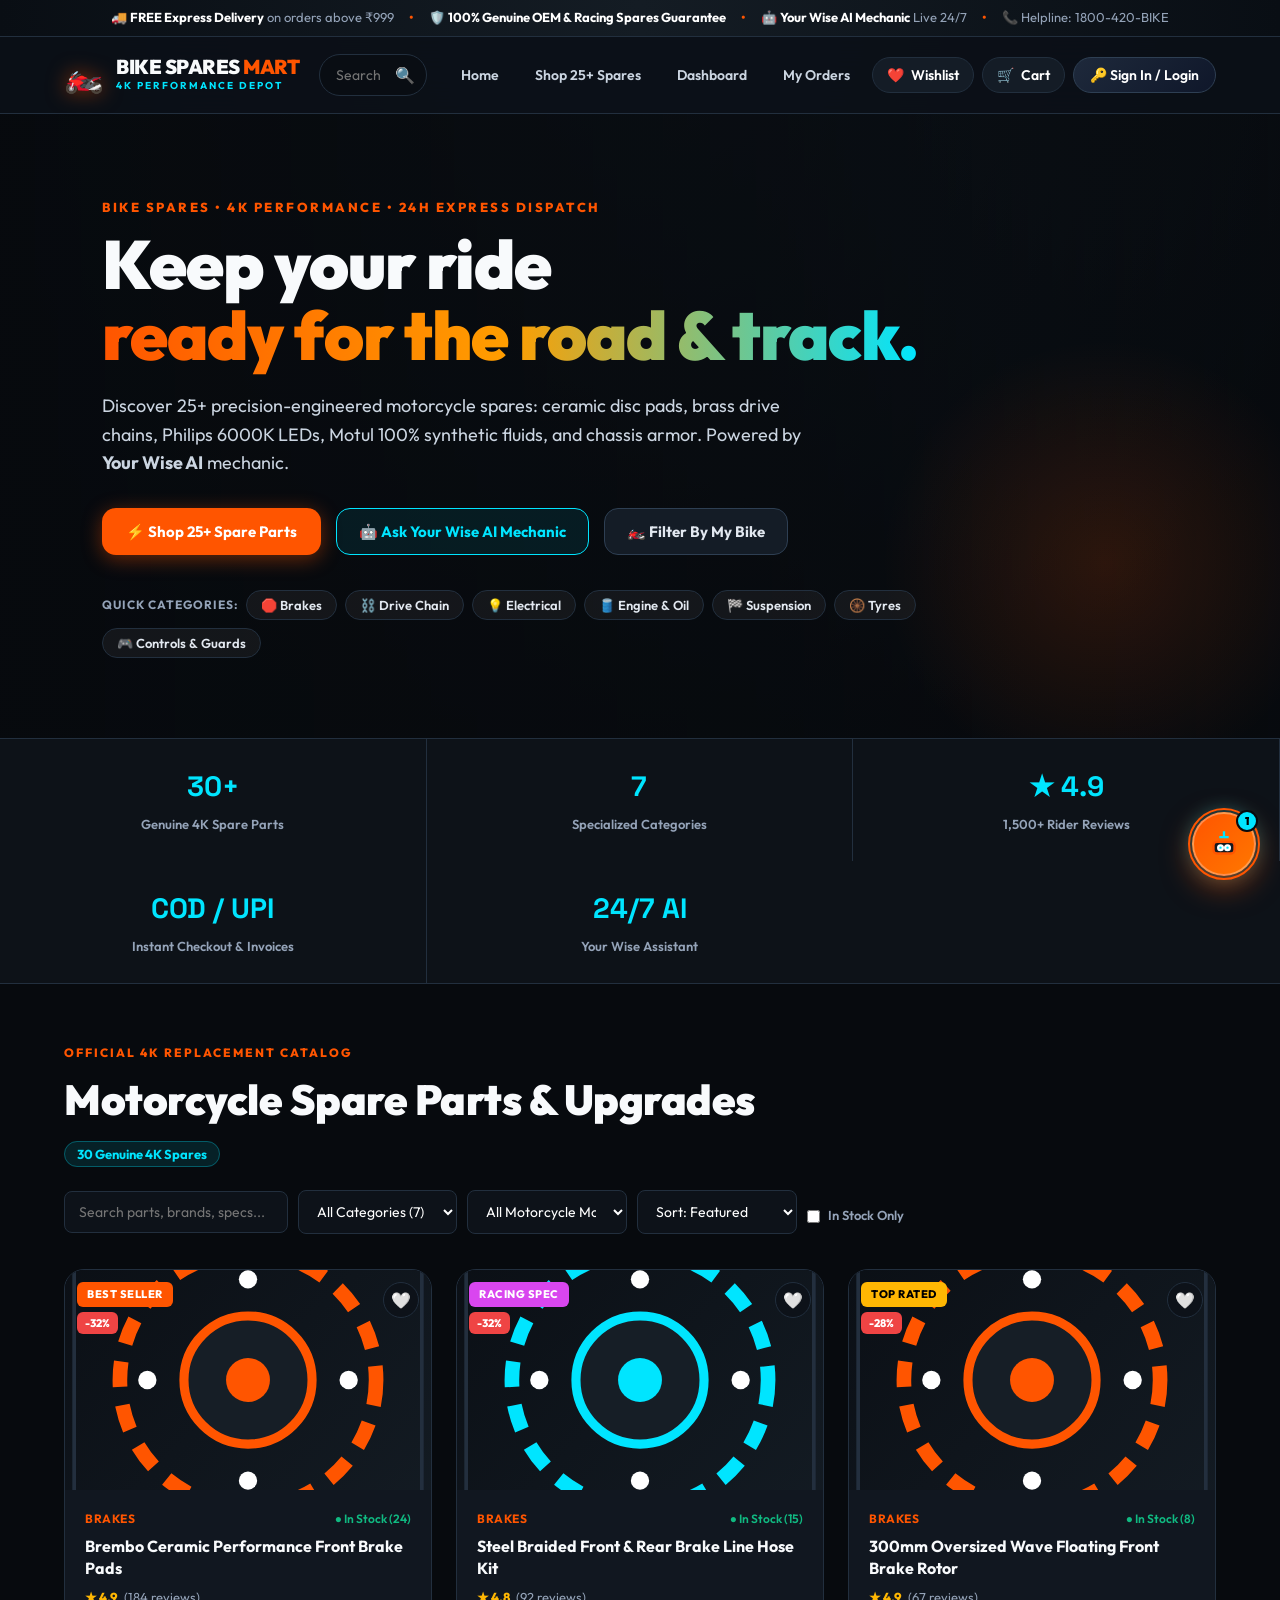
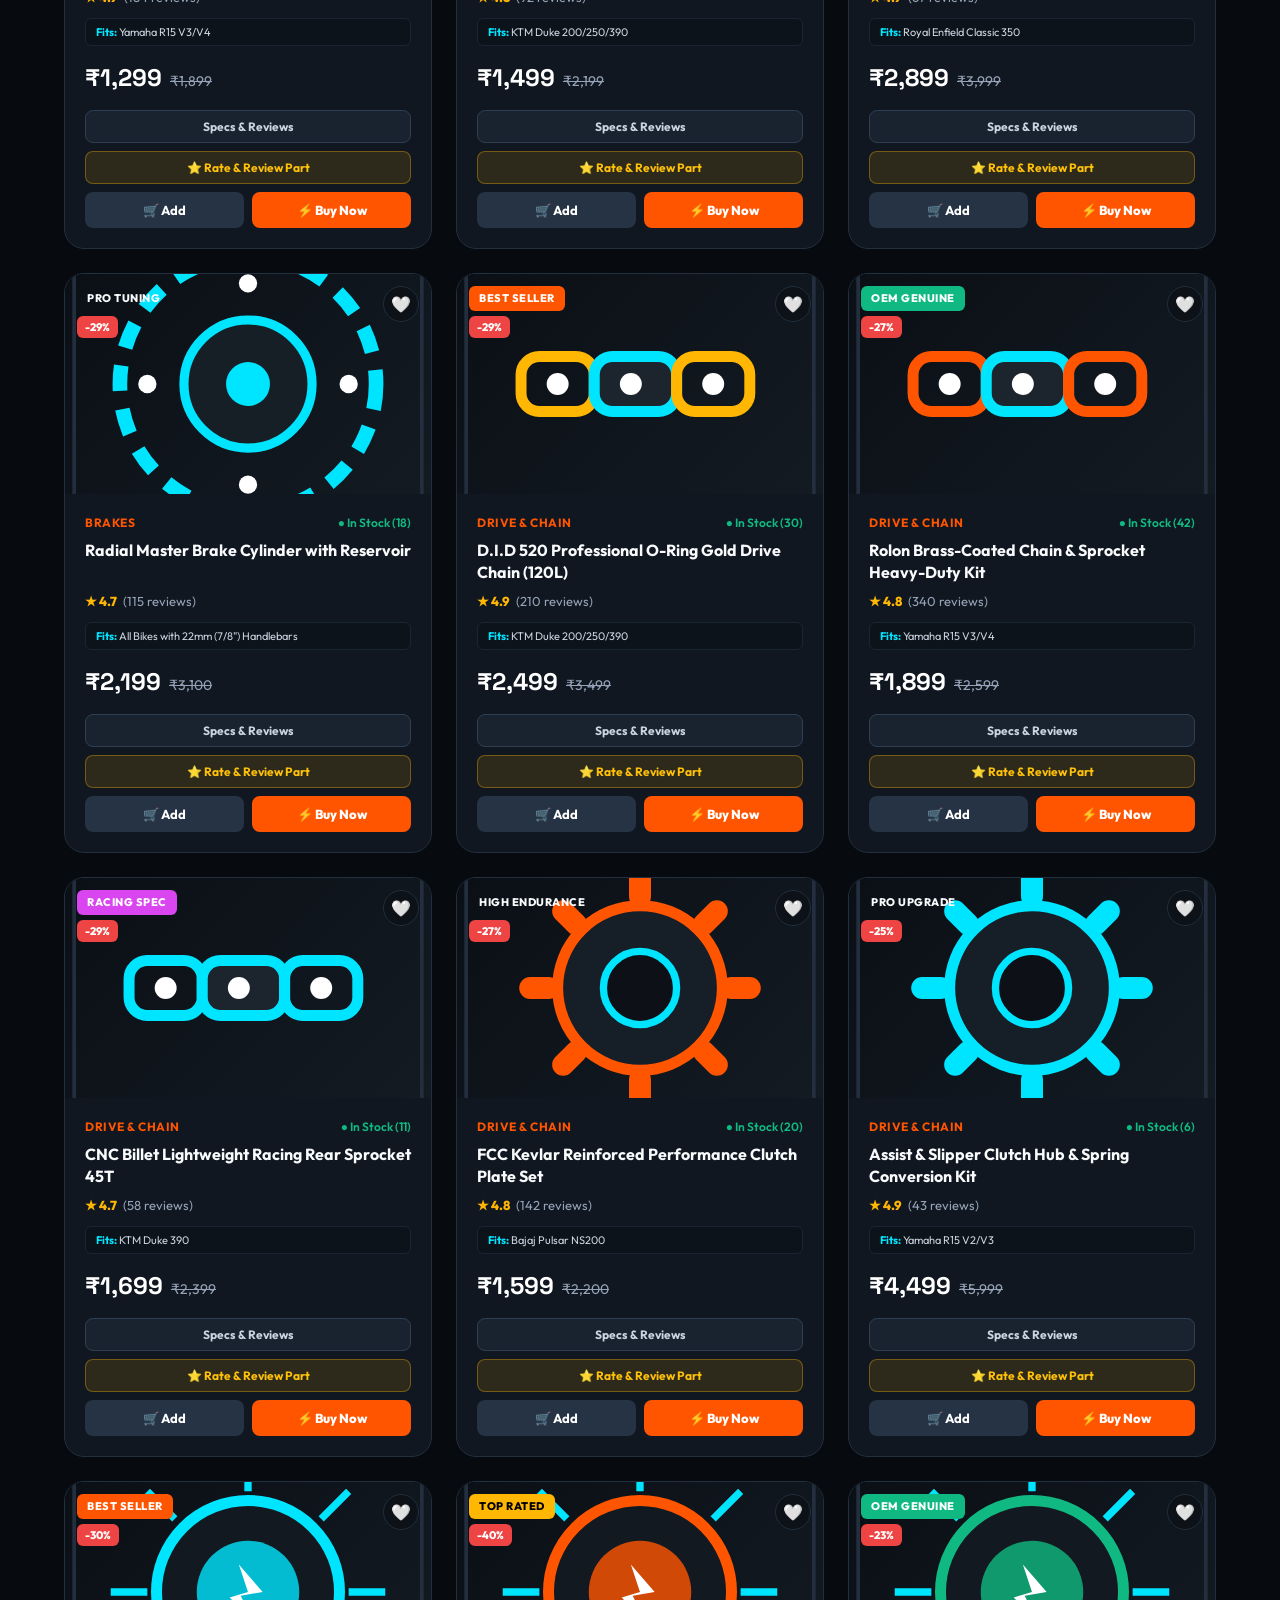
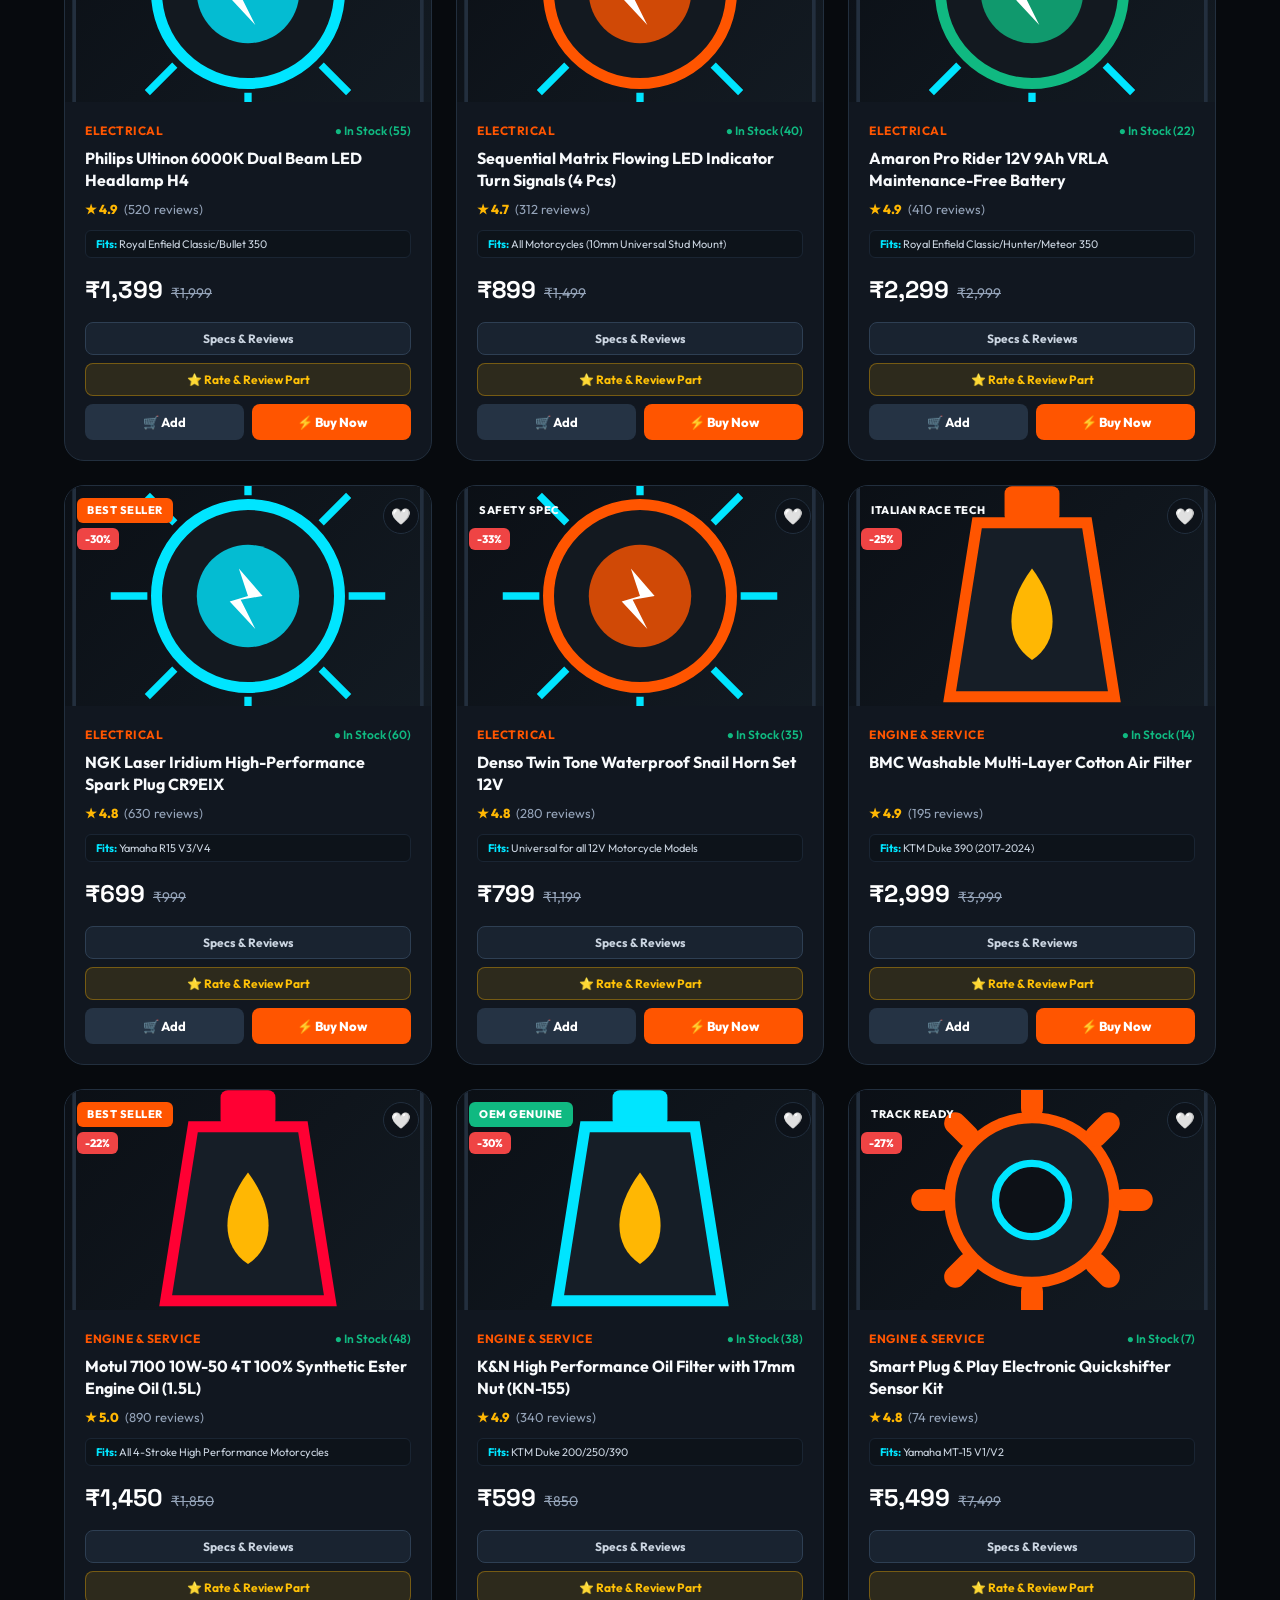
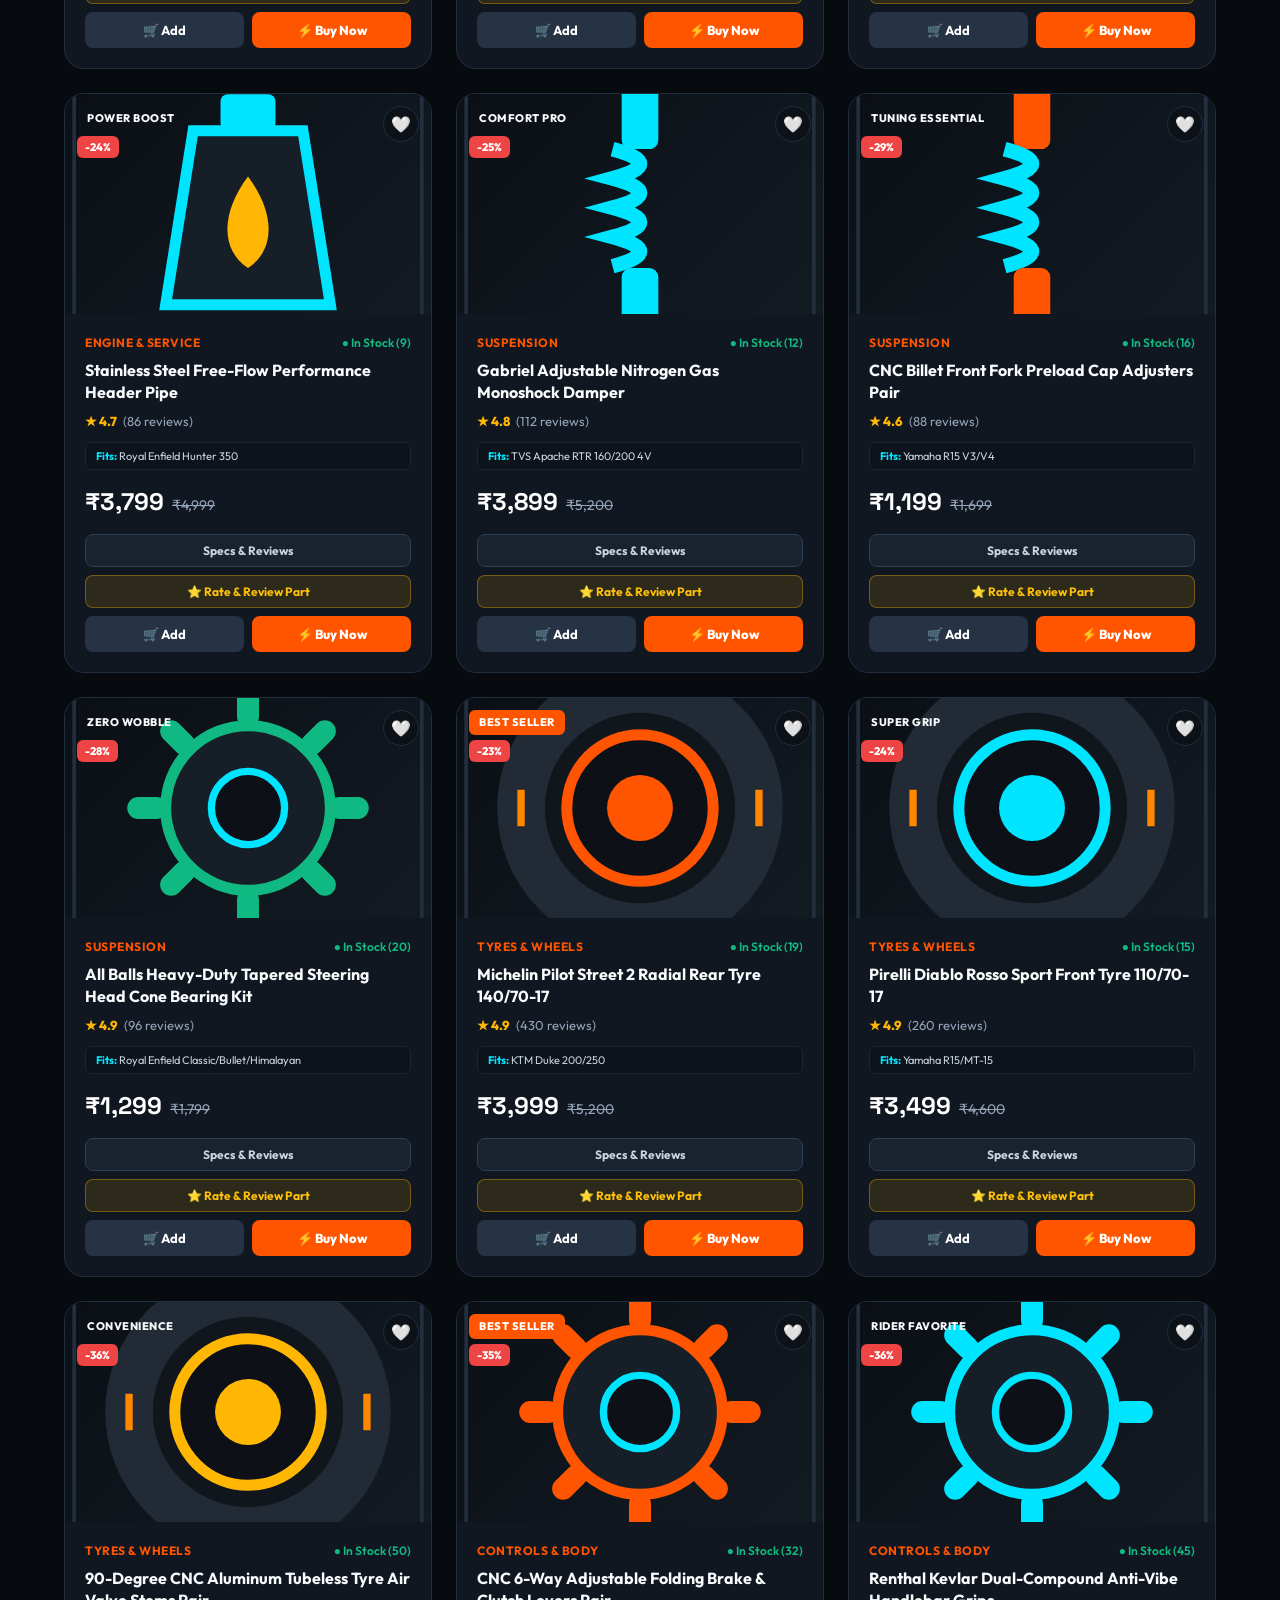
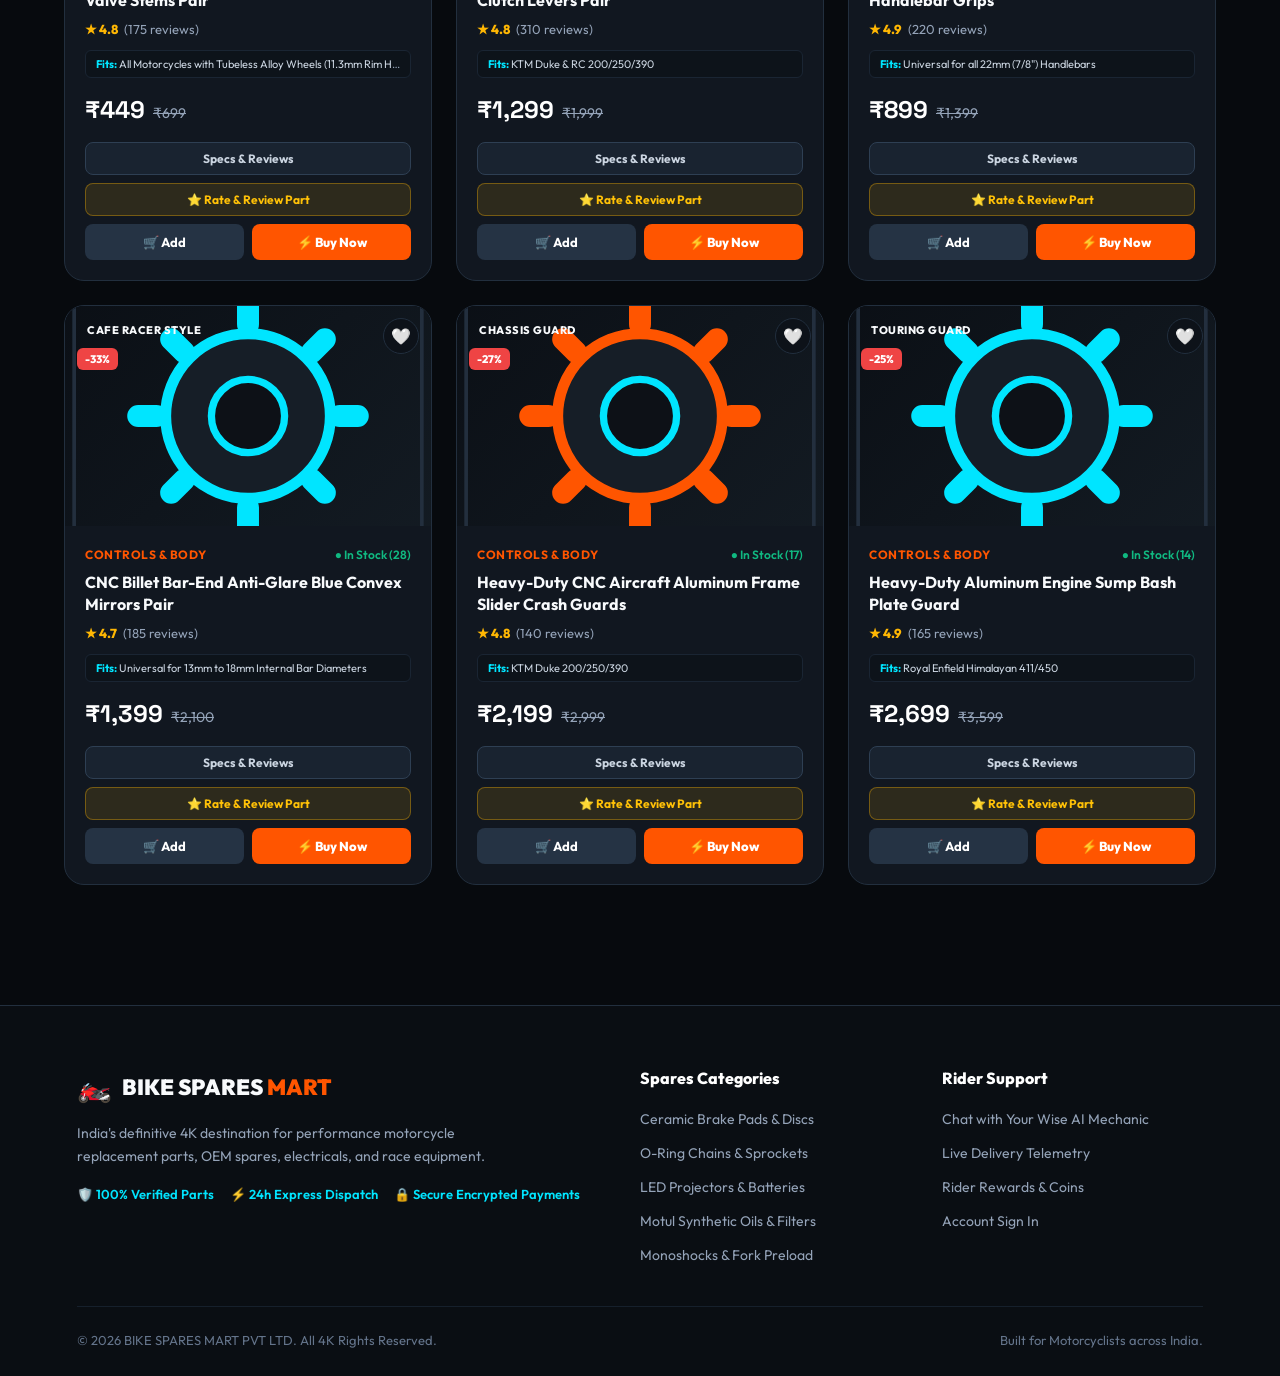
<file: SS_BIKE_SPARES_MART_WEEK_BUILD/index.html>
<!doctype html>
<html lang="en">

<head>
    <meta charset="UTF-8">
    <meta name="viewport" content="width=device-width, initial-scale=1.0">
    <title>BIKE SPARES MART | 4K Genuine Motorcycle Parts & Performance Depot</title>
    <meta name="description"
        content="Shop 25+ genuine motorcycle spare parts, brakes, chains, LED lights, tyres, and performance upgrades. 24/7 Your Wise AI Mechanic assistant and instant dispatch tracking.">

    <!-- Modern 4K Typography -->
    <link rel="preconnect" href="https://fonts.googleapis.com">
    <link rel="preconnect" href="https://fonts.gstatic.com" crossorigin>
    <link
        href="https://fonts.googleapis.com/css2?family=Outfit:wght@300;400;500;600;700;800;900&family=Space+Grotesk:wght@500;600;700&display=swap"
        rel="stylesheet">

    <!-- 4K Custom Stylesheet -->
    <link rel="stylesheet" href="css/styles.css">
</head>

<body>

    <!-- Top Announcement Notification Bar -->
    <div class="top-announcement-bar">
        <div class="announcement-content">
            <span>🚚 <b>FREE Express Delivery</b> on orders above ₹999</span>
            <span class="dot-separator">•</span>
            <span>🛡️ <b>100% Genuine OEM & Racing Spares Guarantee</b></span>
            <span class="dot-separator">•</span>
            <span>🤖 <b>Your Wise AI Mechanic</b> Live 24/7</span>
            <span class="dot-separator">•</span>
            <span>📞 Helpline: 1800-420-BIKE</span>
        </div>
    </div>

    <!-- Dedicated Sign In / Authentication View (Can be accessed directly or toggled) -->
    <section id="loginPage" class="login hide">
        <div class="loginCard">
            <div style="display:flex; justify-content:space-between; align-items:center; margin-bottom:18px;">
                <button type="button" class="btn-outline-sm" onclick="home()">← Return to Spares Mart</button>
                <span style="font-size:11px; color:var(--cyan); font-weight:800; letter-spacing:1px;">4K RIDER
                    AUTH</span>
            </div>
            <div class="login-brand-header">
                <div class="bike-logo-icon">🏍️</div>
                <h1>BIKE SPARES <span>MART</span></h1>
                <p>Motorcycle spare parts & performance upgrades at practical prices.</p>
            </div>

            <!-- Auth Tabs: Login vs Register -->
            <div class="auth-toggle-tabs">
                <button id="authTabLogin" class="auth-tab-btn active" onclick="switchAuthTab('login')">Sign In</button>
                <button id="authTabRegister" class="auth-tab-btn" onclick="switchAuthTab('register')">Create
                    Account</button>
            </div>

            <!-- Quick Demo Account Fillers -->
            <div class="demo-pill-group">
                <span>Quick Demo:</span>
                <button type="button" class="demo-btn" onclick="fillDemo('rider')">⚡ Rider Demo (rider@gmail.com /
                    1234)</button>
                <button type="button" class="demo-btn" onclick="fillDemo('mechanic')">🔧 Mechanic Demo</button>
            </div>

            <!-- Login Form Container -->
            <div id="loginFormContainer">
                <form onsubmit="event.preventDefault(); login();">
                    <label for="loginEmail">Rider Email Address</label>
                    <input id="loginEmail" type="email" placeholder="rider@gmail.com" required value="rider@gmail.com">

                    <label for="loginPassword">Password</label>
                    <div class="pw">
                        <input id="loginPassword" type="password" placeholder="••••" required value="1234">
                        <button type="button" onclick="togglePassword('loginPassword')">Show</button>
                    </div>

                    <button type="submit" class="primary full glow-btn">
                        🏍️ Sign In to Bike Spares Mart
                    </button>
                </form>
            </div>

            <!-- Register Form Container -->
            <div id="registerFormContainer" class="hide">
                <form onsubmit="event.preventDefault(); register();">
                    <label for="regName">Rider Full Name *</label>
                    <input id="regName" type="text" placeholder="e.g. Vikram Sharma" required>

                    <label for="regEmail">Email Address *</label>
                    <input id="regEmail" type="email" placeholder="rider@example.com" required>

                    <label for="regBike">Primary Motorcycle Model</label>
                    <select id="regBike">
                        <option value="Yamaha MT-15 V2">Yamaha MT-15 / R15 V4</option>
                        <option value="KTM Duke 390">KTM Duke 200/250/390</option>
                        <option value="Royal Enfield Classic 350">Royal Enfield Classic / Hunter 350</option>
                        <option value="Bajaj Pulsar NS200">Bajaj Pulsar NS200 / Dominar 400</option>
                        <option value="TVS Apache RTR 200">TVS Apache RTR 160 / 200</option>
                        <option value="Other Bike">Other Motorcycle</option>
                    </select>

                    <label for="regPhone">Mobile Number (10 digits)</label>
                    <input id="regPhone" type="tel" maxlength="10" placeholder="9876543210">

                    <label for="regPassword">Create Password *</label>
                    <div class="pw">
                        <input id="regPassword" type="password" placeholder="••••••••" required>
                        <button type="button" onclick="togglePassword('regPassword')">Show</button>
                    </div>

                    <button type="submit" class="primary full glow-btn">
                        🚀 Register & Claim 200 Mart Coins
                    </button>
                </form>
            </div>

            <!-- Guest Bypass Option -->
            <div class="login-foot">
                <button class="btn-text-link"
                    onclick="document.getElementById('loginPage').classList.add('hide'); document.getElementById('app').classList.remove('hide'); home();">
                    Continue as Guest Rider →
                </button>
            </div>
        </div>
    </section>

    <!-- Main Storefront Application -->
    <div id="app">

        <!-- Sticky Main Navigation Header -->
        <header id="mainHeader">
            <div class="header-left">
                <a href="javascript:void(0)" onclick="home()" class="brand-logo-link">
                    <span class="logo-bike">🏍️</span>
                    <div>
                        <b class="brand-name">BIKE SPARES <span class="accent-orange">MART</span></b>
                        <span class="brand-sub">4K PERFORMANCE DEPOT</span>
                    </div>
                </a>
            </div>

            <!-- Quick Search Bar in Header -->
            <div class="header-search-box">
                <input type="text" id="headerQuickSearch"
                    placeholder="Search 25+ spares e.g. Brembo, Chain, LED, Motul..."
                    oninput="document.getElementById('search').value = this.value; render(); productsView();">
                <button type="button" aria-label="Search">🔍</button>
            </div>

            <!-- Navigation Links & Action Badges -->
            <nav class="main-nav">
                <button onclick="home()" class="nav-btn">Home</button>
                <button onclick="productsView()" class="nav-btn">Shop 25+ Spares</button>
                <button onclick="openDashboard('overview')" class="nav-btn">Dashboard</button>
                <button onclick="ordersView()" class="nav-btn">My Orders</button>
                <button onclick="openWishlist()" class="nav-btn-icon" title="Wishlist">
                    ❤️ <span class="nav-label">Wishlist</span>
                    <i id="wishlistCount" class="badge-count">0</i>
                </button>
                <button onclick="openCart()" class="nav-btn-icon" title="Cart">
                    🛒 <span class="nav-label">Cart</span>
                    <i id="cartCount" class="badge-count">0</i>
                </button>
                <button id="navAuthBtn" class="nav-auth-btn" onclick="loginView('login')">
                    🔑 Sign In / Login
                </button>
            </nav>
        </header>

        <!-- 4K Cinematic Hero Section -->
        <section id="hero" class="hero">
            <div class="hero-content">
                <div class="hero-tagline">
                    <em>BIKE SPARES • 4K PERFORMANCE • 24H EXPRESS DISPATCH</em>
                </div>
                <h2>Keep your ride<br><span class="gradient-text">ready for the road & track.</span></h2>
                <p>
                    Discover 25+ precision-engineered motorcycle spares: ceramic disc pads, brass drive chains, Philips
                    6000K LEDs, Motul 100% synthetic fluids, and chassis armor. Powered by <b>Your Wise AI</b> mechanic.
                </p>

                <div class="hero-btn-group">
                    <button class="primary glow-btn" onclick="productsView()">
                        ⚡ Shop 25+ Spare Parts
                    </button>
                    <button class="btn-outline-cyan" onclick="YourWiseAI.toggle(true)">
                        🤖 Ask Your Wise AI Mechanic
                    </button>
                    <button class="btn-outline-dark" onclick="openDashboard('garage')">
                        🏍️ Filter By My Bike
                    </button>
                </div>

                <!-- Quick Category Shortcuts -->
                <div class="quick-category-pills">
                    <span class="qc-label">Quick Categories:</span>
                    <button onclick="setCategoryFilter('Brakes')">🛑 Brakes</button>
                    <button onclick="setCategoryFilter('Drive & Chain')">⛓️ Drive Chain</button>
                    <button onclick="setCategoryFilter('Electrical')">💡 Electrical</button>
                    <button onclick="setCategoryFilter('Engine & Service')">🛢️ Engine & Oil</button>
                    <button onclick="setCategoryFilter('Suspension')">🏁 Suspension</button>
                    <button onclick="setCategoryFilter('Tyres & Wheels')">🛞 Tyres</button>
                    <button onclick="setCategoryFilter('Controls & Body')">🎮 Controls & Guards</button>
                </div>
            </div>
        </section>

        <!-- Key Metrics Stats Section -->
        <section class="stats">
            <div>
                <b>30+</b>
                <span>Genuine 4K Spare Parts</span>
            </div>
            <div>
                <b>7</b>
                <span>Specialized Categories</span>
            </div>
            <div>
                <b>★ 4.9</b>
                <span>1,500+ Rider Reviews</span>
            </div>
            <div>
                <b>COD / UPI</b>
                <span>Instant Checkout & Invoices</span>
            </div>
            <div>
                <b>24/7 AI</b>
                <span>Your Wise Assistant</span>
            </div>
        </section>

        <!-- Catalog Section with Multi-Filter Toolbar -->
        <section id="catalog" class="catalog-section">
            <div class="heading">
                <div>
                    <em>OFFICIAL 4K REPLACEMENT CATALOG</em>
                    <h2>Motorcycle Spare Parts & Upgrades</h2>
                    <span id="catalogCount" class="catalog-count-pill">30 Genuine 4K Spares</span>
                </div>

                <!-- Filter Controls Toolbar -->
                <div class="filters-toolbar">
                    <!-- Text Search -->
                    <div class="filter-input-wrap">
                        <input id="search" oninput="render()" placeholder="Search parts, brands, specs...">
                    </div>

                    <!-- Category Selector -->
                    <div class="filter-select-wrap">
                        <select id="category" onchange="render()">
                            <option value="all">All Categories (7)</option>
                        </select>
                    </div>

                    <!-- Bike Model Selector -->
                    <div class="filter-select-wrap">
                        <select id="bikeFilter" onchange="render()">
                            <option value="all">All Motorcycle Models</option>
                        </select>
                    </div>

                    <!-- Sort Selector -->
                    <div class="filter-select-wrap">
                        <select id="sortFilter" onchange="render()">
                            <option value="featured">Sort: Featured</option>
                            <option value="rating">Sort: Highest Rating ★</option>
                            <option value="reviews">Sort: Most Reviews</option>
                            <option value="price-low">Sort: Price Low → High</option>
                            <option value="price-high">Sort: Price High → Low</option>
                        </select>
                    </div>

                    <!-- In-Stock Checkbox -->
                    <label class="in-stock-label">
                        <input type="checkbox" id="inStockOnly" onchange="render()">
                        <span>In Stock Only</span>
                    </label>
                </div>
            </div>

            <!-- 4K Products Grid (30 Items dynamically rendered) -->
            <div id="grid" class="grid"></div>
        </section>

        <!-- Comprehensive Rider Dashboard Section (Toggled via Nav) -->
        <section id="dashboardSection" class="dashboard-page hide">
            <div class="dashboard-container">
                <!-- Dashboard Header -->
                <div class="dashboard-header">
                    <div class="dashboard-user-card">
                        <div class="user-avatar-big" id="dashAvatarLetter">R</div>
                        <div>
                            <div class="dash-welcome">WELCOME TO YOUR RIDER HUB</div>
                            <h2 id="dashRiderName">Vikram Rider</h2>
                            <div class="dash-sub-line">
                                <span id="dashRiderEmail">rider@gmail.com</span> •
                                <span class="active-bike-badge">🏍️ Active: <b id="dashActiveBikeName">Yamaha MT-15
                                        V2</b></span>
                            </div>
                        </div>
                    </div>
                    <div class="dash-header-actions">
                        <button class="btn-outline-sm" onclick="closeDashboard()">← Back to Shop</button>
                        <button class="btn-danger-sm" onclick="logout()">Logout</button>
                    </div>
                </div>

                <!-- 4 Metric Cards -->
                <div class="dashboard-stats-grid">
                    <div class="dash-stat-card">
                        <div class="stat-icon">📦</div>
                        <div>
                            <b id="dashStatOrders">0</b>
                            <span>Orders Placed</span>
                        </div>
                    </div>
                    <div class="dash-stat-card">
                        <div class="stat-icon">❤️</div>
                        <div>
                            <b id="dashStatWishlist">0</b>
                            <span>Saved Wishlist Parts</span>
                        </div>
                    </div>
                    <div class="dash-stat-card">
                        <div class="stat-icon">💰</div>
                        <div>
                            <b id="dashStatSpent">₹0</b>
                            <span>Total Spares Invested</span>
                        </div>
                    </div>
                    <div class="dash-stat-card">
                        <div class="stat-icon">🪙</div>
                        <div>
                            <b id="dashStatCoins">500</b>
                            <span>Mart Cash Points</span>
                        </div>
                    </div>
                </div>

                <!-- Dashboard Navigation Tabs -->
                <div class="dashboard-tabs-bar">
                    <button id="dashBtn_overview" class="dash-nav-btn active" onclick="switchDashboardTab('overview')">
                        📊 Overview
                    </button>
                    <button id="dashBtn_orders" class="dash-nav-btn" onclick="switchDashboardTab('orders')">
                        📦 My Orders & Invoices
                    </button>
                    <button id="dashBtn_garage" class="dash-nav-btn" onclick="switchDashboardTab('garage')">
                        🏍️ My Digital Garage
                    </button>
                    <button id="dashBtn_profile" class="dash-nav-btn" onclick="switchDashboardTab('profile')">
                        ⚙️ Profile & Address
                    </button>
                </div>

                <!-- Tab 1: Overview -->
                <div id="dashPane_overview" class="dash-tab-pane">
                    <div class="dash-overview-grid">
                        <div class="dash-box">
                            <h3>🏍️ Active Bike Maintenance Status</h3>
                            <p>Keep your performance machine serviced and track-ready:</p>
                            <div class="bike-service-checklist">
                                <div class="check-item done">✓ Brake Fluid (DOT 4) Flushed: Healthy</div>
                                <div class="check-item done">✓ Drive Chain Tension & Lube: Checked</div>
                                <div class="check-item warning">⚠️ Engine Oil Change Due in 800 km</div>
                                <div class="check-item">○ Tyre Air Pressure Check Recommended</div>
                            </div>
                            <div style="margin-top: 20px;">
                                <button class="primary"
                                    onclick="closeDashboard(); setCategoryFilter('Engine & Service');">
                                    Order Engine Oil & Filter →
                                </button>
                            </div>
                        </div>

                        <div class="dash-box">
                            <h3>🤖 Your Wise AI Recommendations</h3>
                            <p>Top compatible upgrades based on your ride history:</p>
                            <div class="ai-recommend-list">
                                <div class="ai-rec-row">
                                    <div>
                                        <b>Brembo Ceramic Performance Pads</b>
                                        <small>Dramatically improves front stopping power</small>
                                    </div>
                                    <button class="btn-outline-sm"
                                        onclick="closeDashboard(); openProductQuickView(1);">View</button>
                                </div>
                                <div class="ai-rec-row">
                                    <div>
                                        <b>Philips Ultinon 6000K Dual Beam LED</b>
                                        <small>High illumination for night highway touring</small>
                                    </div>
                                    <button class="btn-outline-sm"
                                        onclick="closeDashboard(); openProductQuickView(10);">View</button>
                                </div>
                            </div>
                        </div>
                    </div>
                </div>

                <!-- Tab 2: My Orders -->
                <div id="dashPane_orders" class="dash-tab-pane hide">
                    <h3>Your Placed Orders & 4K Tax Invoices</h3>
                    <div id="dashOrdersList"></div>
                </div>

                <!-- Tab 3: My Garage -->
                <div id="dashPane_garage" class="dash-tab-pane hide">
                    <div class="garage-header-row">
                        <div>
                            <h3>My Digital Motorcycle Garage</h3>
                            <p>Save your bikes to instantly filter 25+ spares engineered for your exact motorcycle.</p>
                        </div>
                    </div>

                    <!-- Existing Bikes Grid -->
                    <div id="garageVehiclesList"></div>

                    <!-- Add New Bike Form -->
                    <div class="add-bike-card">
                        <h4>➕ Add Another Motorcycle to Garage</h4>
                        <form onsubmit="addGarageBike(event)">
                            <div class="form-row-3">
                                <div>
                                    <label>Make & Model *</label>
                                    <input id="newBikeModel" placeholder="e.g. KTM Duke 390 / Royal Enfield Classic 350"
                                        required>
                                </div>
                                <div>
                                    <label>Model Year</label>
                                    <input id="newBikeYear" placeholder="e.g. 2023">
                                </div>
                                <div>
                                    <label>Registration Number</label>
                                    <input id="newBikeReg" placeholder="e.g. KA-05-MM-1234">
                                </div>
                            </div>
                            <button type="submit" class="primary" style="margin-top: 14px;">Add Bike to Garage</button>
                        </form>
                    </div>
                </div>

                <!-- Tab 4: Profile & Address -->
                <div id="dashPane_profile" class="dash-tab-pane hide">
                    <h3>Profile & Delivery Address Settings</h3>
                    <form onsubmit="saveProfileChanges(event)" class="profile-form">
                        <div class="form-row-2">
                            <div>
                                <label>Full Name</label>
                                <input id="profName" required>
                            </div>
                            <div>
                                <label>Email Address</label>
                                <input id="profEmail" type="email" required>
                            </div>
                        </div>
                        <div class="form-row-2">
                            <div>
                                <label>Mobile Number (10 Digits)</label>
                                <input id="profPhone" maxlength="10" required>
                            </div>
                            <div>
                                <label>City</label>
                                <input id="profCity" required>
                            </div>
                        </div>
                        <div>
                            <label>Default Delivery Address</label>
                            <textarea id="profAddress" rows="2" required></textarea>
                        </div>
                        <div class="form-row-2">
                            <div>
                                <label>Postal Pincode</label>
                                <input id="profPin" maxlength="6" required>
                            </div>
                        </div>
                        <button type="submit" class="primary" style="margin-top: 15px;">Save Profile Updates</button>
                    </form>
                </div>
            </div>
        </section>

        <!-- Standalone My Orders View (Toggled via Orders nav button) -->
        <section id="orders" class="hide page">
            <div class="heading">
                <div>
                    <em>RIDER ACCOUNT</em>
                    <h2>My Order History & Tracking</h2>
                </div>
                <button class="btn-outline-sm" onclick="productsView()">Browse More Spares</button>
            </div>
            <div id="orderList"></div>
        </section>

        <!-- Footer -->
        <footer class="main-footer">
            <div class="footer-grid">
                <div class="footer-col brand-col">
                    <div class="footer-logo">
                        <span style="font-size: 28px;">🏍️</span>
                        <b>BIKE SPARES <span>MART</span></b>
                    </div>
                    <p>India's definitive 4K destination for performance motorcycle replacement parts, OEM spares,
                        electricals, and race equipment.</p>
                    <div class="footer-socials">
                        <span>🛡️ 100% Verified Parts</span>
                        <span>⚡ 24h Express Dispatch</span>
                        <span>🔒 Secure Encrypted Payments</span>
                    </div>
                </div>
                <div class="footer-col">
                    <h4>Spares Categories</h4>
                    <ul>
                        <li><a href="javascript:void(0)" onclick="setCategoryFilter('Brakes')">Ceramic Brake Pads &
                                Discs</a></li>
                        <li><a href="javascript:void(0)" onclick="setCategoryFilter('Drive & Chain')">O-Ring Chains &
                                Sprockets</a></li>
                        <li><a href="javascript:void(0)" onclick="setCategoryFilter('Electrical')">LED Projectors &
                                Batteries</a></li>
                        <li><a href="javascript:void(0)" onclick="setCategoryFilter('Engine & Service')">Motul Synthetic
                                Oils & Filters</a></li>
                        <li><a href="javascript:void(0)" onclick="setCategoryFilter('Suspension')">Monoshocks & Fork
                                Preload</a></li>
                    </ul>
                </div>
                <div class="footer-col">
                    <h4>Rider Support</h4>
                    <ul>
                        <li><a href="javascript:void(0)" onclick="YourWiseAI.toggle(true)">Chat with Your Wise AI
                                Mechanic</a></li>
                        <li><a href="javascript:void(0)" onclick="ordersView()">Live Delivery Telemetry</a></li>
                        <li><a href="javascript:void(0)" onclick="openDashboard('overview')">Rider Rewards & Coins</a>
                        </li>
                        <li><a href="javascript:void(0)" onclick="showAuthModal('login')">Account Sign In</a></li>
                    </ul>
                </div>
            </div>
            <div class="footer-bottom">
                <div>© 2026 BIKE SPARES MART PVT LTD. All 4K Rights Reserved.</div>
                <div>Built for Motorcyclists across India.</div>
            </div>
        </footer>

    </div> <!-- End #app -->

    <!-- ==================== MODALS ==================== -->

    <!-- 1. Cart Modal -->
    <div id="cartModal" class="modal hide">
        <div class="card wide">
            <div class="mh">
                <h2>Your Shopping Cart</h2>
                <button class="close-x" onclick="closeCart()">×</button>
            </div>
            <div id="cartItems"></div>
            <div class="modal-footer-action">
                <button class="primary full glow-btn" onclick="checkout()">
                    ⚡ Proceed to Secure Checkout
                </button>
            </div>
        </div>
    </div>

    <!-- 2. Wishlist Modal -->
    <div id="wishlistModal" class="modal hide">
        <div class="card wide">
            <div class="mh">
                <h2>Your Saved Wishlist (<span id="wishlistModalCount">0</span>)</h2>
                <button class="close-x" onclick="closeWishlist()">×</button>
            </div>
            <div id="wishlistItems"></div>
        </div>
    </div>

    <!-- 3. Checkout Modal -->
    <div id="checkoutModal" class="modal hide">
        <div class="card wide">
            <div class="mh">
                <h2>Fast Checkout & Delivery Information</h2>
                <button class="close-x" onclick="closeM('checkoutModal')">×</button>
            </div>

            <!-- Order itemized preview -->
            <div id="checkoutOrderSummary"></div>

            <!-- Delivery form -->
            <form onsubmit="event.preventDefault(); placeOrder();">
                <h4 style="margin: 20px 0 10px 0; color: #00e5ff; font-size: 16px;">Shipping & Contact Details</h4>
                <div class="form">
                    <div>
                        <label for="name">Full Name * <span
                                style="color:var(--muted); font-size:11px; font-weight:normal;">(Letters only, numbers
                                not allowed)</span></label>
                        <input id="name" placeholder="Vikram Sharma" required oninput="sanitizeNameInput(this)">
                        <small id="nameErrorHint"
                            style="color:#ef4444; font-size:11px; display:none; margin-top:2px;">⚠️ Numbers are NOT
                            allowed in Full Name!</small>
                        <small style="color:var(--muted); font-size:11px;">Alphabets only (No numbers allowed)</small>
                    </div>
                    <div>
                        <label for="phone">Mobile Phone (10 digits) * <span
                                style="color:var(--muted); font-size:11px; font-weight:normal;">(Exactly 10
                                digits)</span></label>
                        <input id="phone" maxlength="10" placeholder="9845123456" required
                            oninput="sanitizePhoneInput(this)">
                        <small id="phoneErrorHint"
                            style="color:#ef4444; font-size:11px; display:none; margin-top:2px;">⚠️ Must be exactly 10
                            digits</small>
                        <small style="color:var(--muted); font-size:11px;">10-digit mobile number</small>
                    </div>
                    <div>
                        <label for="email">Email Address *</label>
                        <input id="email" type="email" placeholder="rider@gmail.com" required>
                    </div>
                    <div>
                        <label for="city">Delivery City *</label>
                        <input id="city" placeholder="Bangalore" required>
                    </div>
                    <div class="two">
                        <label for="address">Full Delivery Street Address *</label>
                        <textarea id="address" rows="2" placeholder="House/Flat No, Landmark, Area" required></textarea>
                    </div>
                    <div>
                        <label for="pin">Postal Pincode (6 digits) *</label>
                        <input id="pin" maxlength="6" placeholder="560034" required
                            oninput="this.value = this.value.replace(/\D/g, '').slice(0, 6)">
                    </div>
                    <div>
                        <label for="payment">Payment Mode</label>
                        <select id="payment" onchange="handlePaymentMethodChange()">
                            <option value="Cash on Delivery (COD)">Cash on Delivery (COD)</option>
                            <option value="UPI Instant (GPay / PhonePe / Paytm / QR Code)">UPI Instant (GPay / PhonePe /
                                Paytm / QR Code)</option>
                            <option value="Credit / Debit Card (Visa / RuPay / Mastercard)">Credit / Debit Card (Visa /
                                RuPay / Mastercard)</option>
                            <option value="Net Banking (All Major Indian Banks)">Net Banking (All Major Indian Banks)
                            </option>
                        </select>
                    </div>
                </div>

                <!-- Live UPI QR Code Preview Box -->
                <div id="checkoutUpiPreview" class="hide"></div>
                <button type="submit" class="primary full glow-btn" style="margin-top: 24px;">
                    🚀 Confirm Order & Generate 4K Tax Invoice
                </button>
            </form>
        </div>
    </div>

    <!-- 4. Product Quick View & Customer Reviews Modal Container -->
    <div id="productModal" class="modal hide"></div>

    <!-- 5. In-Page Auth Modal for Seamless Login/Register -->
    <div id="authModal" class="modal hide">
        <div class="card">
            <div class="mh">
                <h2>Rider Account Access</h2>
                <button class="close-x" onclick="closeAuthModal()">×</button>
            </div>
            <div class="auth-toggle-tabs" style="margin: 15px 0;">
                <button class="auth-tab-btn active" onclick="switchModalAuth('login')">Sign In</button>
                <button class="auth-tab-btn" onclick="switchModalAuth('register')">Register</button>
            </div>

            <div class="demo-pill-group">
                <button type="button" class="demo-btn" onclick="fillDemo('rider'); login();">⚡ One-Click Rider
                    Login</button>
            </div>

            <div id="modalAuthLogin">
                <form onsubmit="event.preventDefault(); login();">
                    <label>Email</label>
                    <input id="modalLoginEmail" type="email" value="rider@gmail.com" required>
                    <label>Password</label>
                    <input id="modalLoginPass" type="password" value="1234" required>
                    <button type="submit" class="primary full glow-btn" style="margin-top: 15px;">Sign In</button>
                </form>
            </div>

            <div id="modalAuthRegister" class="hide">
                <form onsubmit="event.preventDefault(); register();">
                    <label>Full Name</label>
                    <input id="modalRegName" placeholder="Rider Name" required>
                    <label>Email</label>
                    <input id="modalRegEmail" type="email" placeholder="rider@example.com" required>
                    <label>Password</label>
                    <input id="modalRegPass" type="password" placeholder="••••••••" required>
                    <button type="submit" class="primary full glow-btn" style="margin-top: 15px;">Create
                        Account</button>
                </form>
            </div>
        </div>
    </div>

    <!-- Toast Container -->
    <div id="toast"></div>

    <!-- JavaScript Scripts: Loaded in proper dependency order -->
    <script src="js/products.js"></script>
    <script src="js/wishlist.js"></script>
    <script src="js/auth.js"></script>
    <script src="js/cart.js"></script>
    <script src="js/checkout.js"></script>
    <script src="js/dashboard.js"></script>
    <script src="js/ai-chatbot.js"></script>
    <script src="js/app.js"></script>

    <script>
        // Helper to quickly filter category from hero chips
        function setCategoryFilter(catName) {
            const catSelect = document.getElementById('category');
            if (catSelect) {
                catSelect.value = catName;
            }
            render();
            productsView();
        }

        function switchModalAuth(tab) {
            if (tab === 'login') {
                document.getElementById('modalAuthLogin').classList.remove('hide');
                document.getElementById('modalAuthRegister').classList.add('hide');
            } else {
                document.getElementById('modalAuthLogin').classList.add('hide');
                document.getElementById('modalAuthRegister').classList.remove('hide');
            }
        }
    </script>
</body>

</html>
</file>
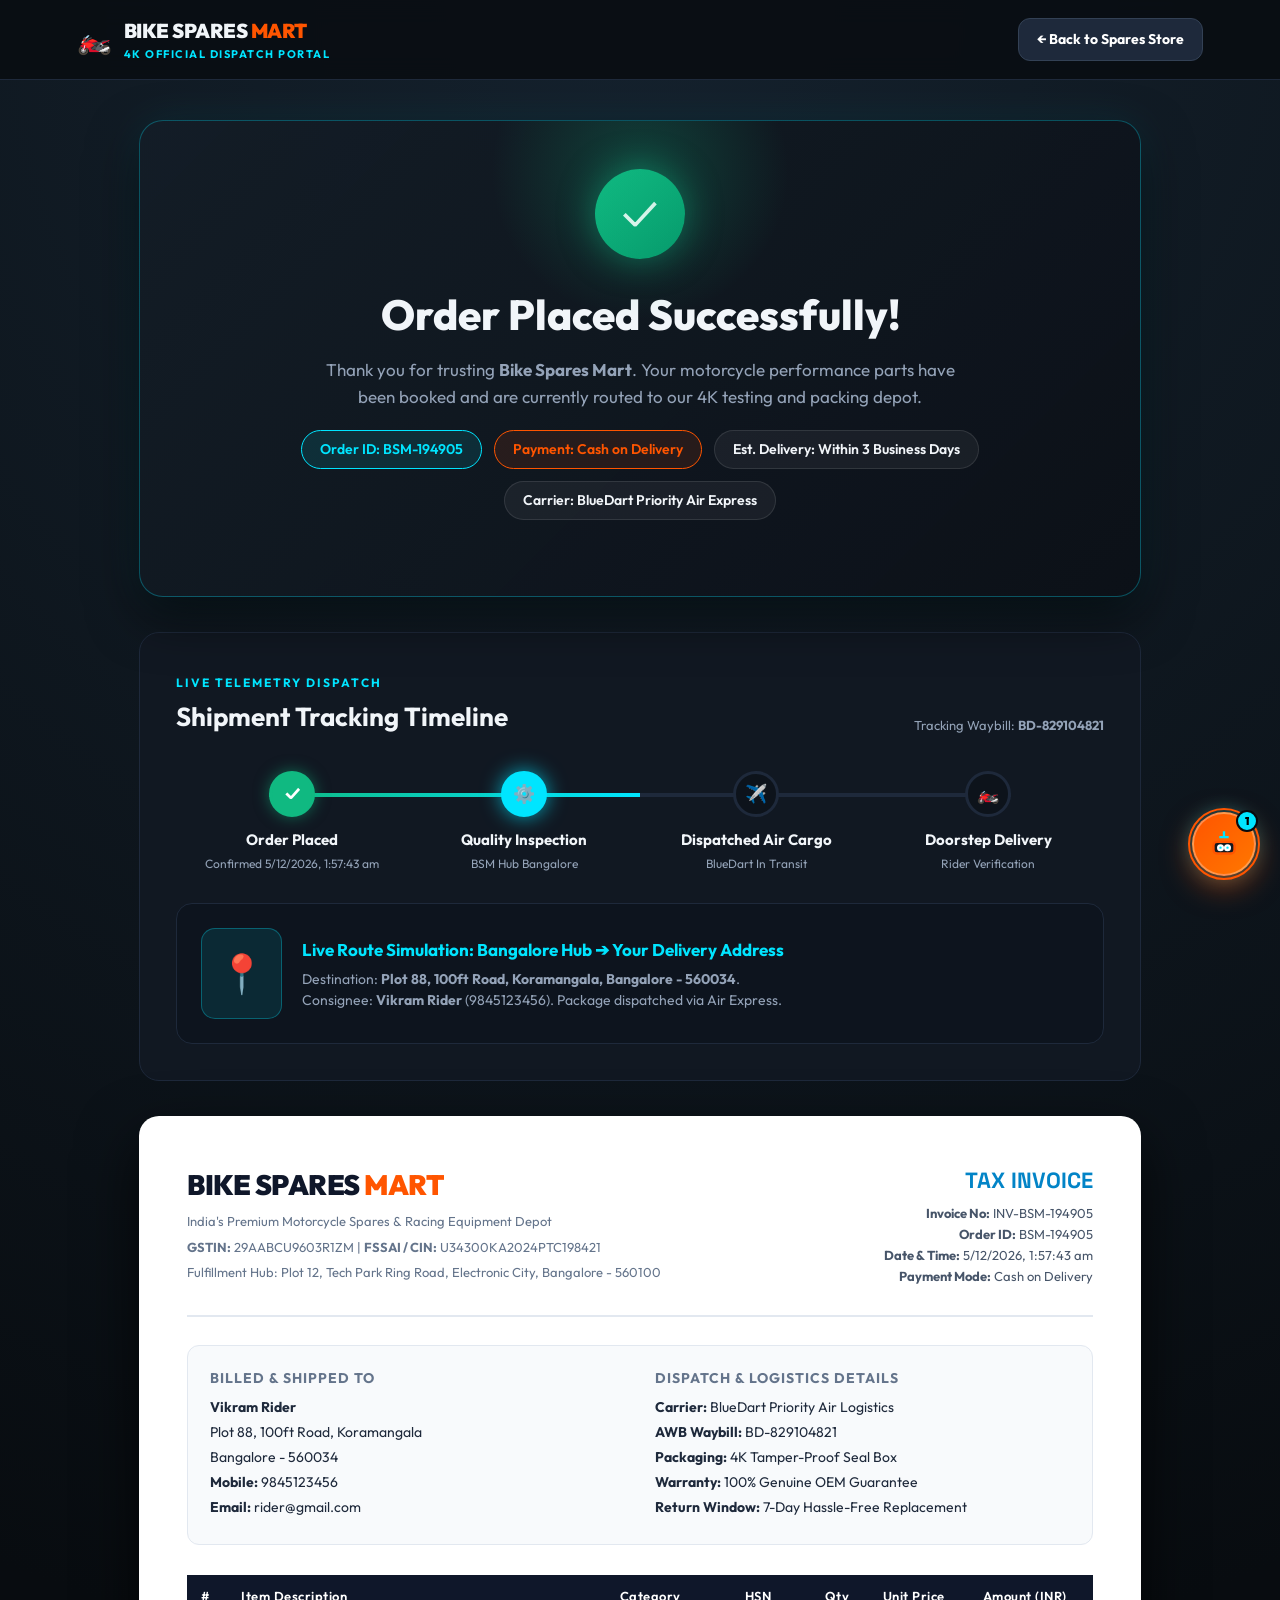
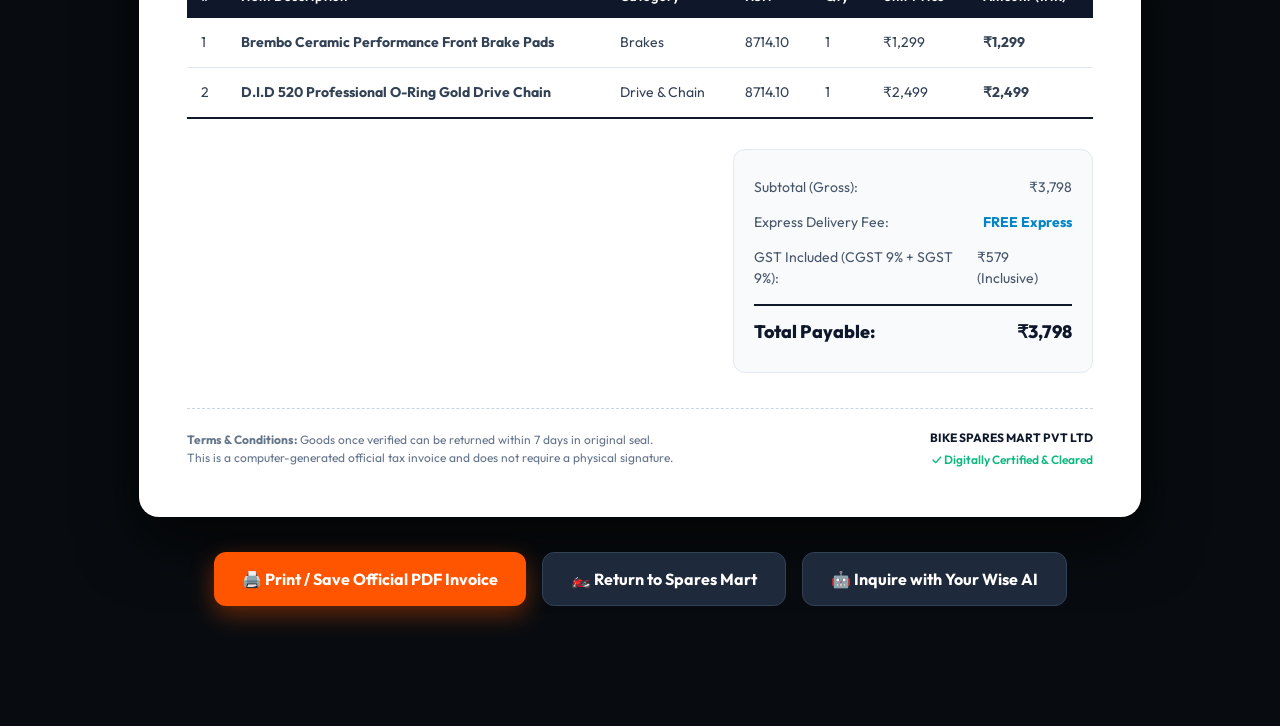
<file: SS_BIKE_SPARES_MART_WEEK_BUILD/order-success.html>
<!doctype html>
<html lang="en">
<head>
  <meta charset="UTF-8">
  <meta name="viewport" content="width=device-width, initial-scale=1.0">
  <title>Order Confirmed & Dispatch Tracking | BIKE SPARES MART</title>
  <link rel="preconnect" href="https://fonts.googleapis.com">
  <link rel="preconnect" href="https://fonts.gstatic.com" crossorigin>
  <link href="https://fonts.googleapis.com/css2?family=Outfit:wght@300;400;500;600;700;800;900&family=Space+Grotesk:wght@500;700&display=swap" rel="stylesheet">
  <link rel="stylesheet" href="css/styles.css">
  <style>
    /* 4K Dedicated Order Success & Invoice Specific Styles */
    .success-page-body {
      background: radial-gradient(circle at 50% 0%, #15222e 0%, #080c10 70%);
      min-height: 100vh;
      color: #f1f5f9;
      font-family: 'Outfit', sans-serif;
    }
    .invoice-container {
      max-width: 1050px;
      margin: 40px auto;
      padding: 0 24px 80px;
    }
    .success-hero-card {
      background: linear-gradient(135deg, rgba(20, 29, 39, 0.95), rgba(12, 17, 24, 0.98));
      border: 1px solid rgba(0, 229, 255, 0.3);
      box-shadow: 0 20px 50px rgba(0, 0, 0, 0.6), 0 0 40px rgba(0, 229, 255, 0.1);
      border-radius: 24px;
      padding: 48px;
      text-align: center;
      position: relative;
      overflow: hidden;
      margin-bottom: 35px;
    }
    .success-hero-card::before {
      content: '';
      position: absolute;
      top: -100px;
      left: 50%;
      transform: translateX(-50%);
      width: 300px;
      height: 300px;
      background: radial-gradient(circle, rgba(16, 185, 129, 0.25) 0%, transparent 70%);
      pointer-events: none;
    }
    .check-animation {
      width: 90px;
      height: 90px;
      background: linear-gradient(135deg, #10b981, #059669);
      border-radius: 50%;
      display: inline-grid;
      place-items: center;
      font-size: 46px;
      color: #fff;
      box-shadow: 0 0 35px rgba(16, 185, 129, 0.5);
      margin-bottom: 24px;
      animation: popCheck 0.6s cubic-bezier(0.175, 0.885, 0.32, 1.275);
    }
    @keyframes popCheck {
      0% { transform: scale(0) rotate(-45deg); opacity: 0; }
      100% { transform: scale(1) rotate(0deg); opacity: 1; }
    }
    .hero-tags-row {
      display: flex;
      justify-content: center;
      gap: 12px;
      flex-wrap: wrap;
      margin: 20px 0 28px;
    }
    .hero-tag {
      background: rgba(255, 255, 255, 0.05);
      border: 1px solid rgba(255, 255, 255, 0.1);
      padding: 8px 18px;
      border-radius: 30px;
      font-size: 14px;
      font-weight: 600;
    }
    .hero-tag.cyan { border-color: #00e5ff; color: #00e5ff; background: rgba(0, 229, 255, 0.1); }
    .hero-tag.orange { border-color: #ff5500; color: #ff5500; background: rgba(255, 85, 0, 0.1); }

    /* Live Tracking Progress Bar */
    .tracking-card {
      background: #111822;
      border: 1px solid #1e293b;
      border-radius: 20px;
      padding: 36px;
      margin-bottom: 35px;
    }
    .tracking-steps {
      display: grid;
      grid-template-columns: repeat(4, 1fr);
      position: relative;
      margin-top: 35px;
    }
    .tracking-steps::before {
      content: '';
      position: absolute;
      top: 22px;
      left: 10%;
      right: 10%;
      height: 4px;
      background: #1e293b;
      z-index: 1;
    }
    .tracking-progress-fill {
      position: absolute;
      top: 22px;
      left: 10%;
      width: 40%;
      height: 4px;
      background: linear-gradient(90deg, #10b981, #00e5ff);
      z-index: 2;
    }
    .step-node {
      position: relative;
      z-index: 3;
      text-align: center;
    }
    .node-circle {
      width: 46px;
      height: 46px;
      border-radius: 50%;
      background: #0d131b;
      border: 3px solid #1e293b;
      color: #64748b;
      display: grid;
      place-items: center;
      margin: 0 auto 12px;
      font-weight: 800;
      font-size: 18px;
    }
    .step-node.done .node-circle {
      background: #10b981;
      border-color: #10b981;
      color: #fff;
      box-shadow: 0 0 15px rgba(16, 185, 129, 0.5);
    }
    .step-node.active .node-circle {
      background: #00e5ff;
      border-color: #00e5ff;
      color: #0d131b;
      box-shadow: 0 0 20px rgba(0, 229, 255, 0.7);
      animation: pulseNode 1.5s infinite;
    }
    @keyframes pulseNode {
      0%, 100% { transform: scale(1); }
      50% { transform: scale(1.1); }
    }
    .step-title { font-weight: 700; font-size: 15px; margin-bottom: 4px; }
    .step-desc { font-size: 12px; color: #94a3b8; }

    /* GPS Route Simulation Graphic */
    .gps-map-card {
      background: #0d141e;
      border: 1px solid #1e293b;
      border-radius: 16px;
      padding: 24px;
      margin-top: 30px;
      display: flex;
      align-items: center;
      gap: 20px;
    }
    .gps-icon {
      font-size: 38px;
      background: rgba(0, 229, 255, 0.1);
      padding: 16px;
      border-radius: 14px;
      border: 1px solid rgba(0, 229, 255, 0.3);
    }
    .gps-info h4 { margin: 0 0 6px 0; color: #00e5ff; font-size: 17px; }
    .gps-info p { margin: 0; color: #94a3b8; font-size: 14px; line-height: 1.5; }

    /* Official Printable Tax Invoice */
    .printable-invoice {
      background: #fff;
      color: #0f172a;
      border-radius: 20px;
      padding: 48px;
      box-shadow: 0 25px 60px rgba(0, 0, 0, 0.7);
    }
    .invoice-header {
      display: flex;
      justify-content: space-between;
      align-items: flex-start;
      border-bottom: 2px solid #e2e8f0;
      padding-bottom: 28px;
      margin-bottom: 28px;
    }
    .invoice-brand h2 {
      margin: 0;
      font-size: 28px;
      font-weight: 900;
      color: #0f172a;
      letter-spacing: -0.5px;
    }
    .invoice-brand span { color: #ff5500; }
    .invoice-brand p { margin: 6px 0 0; color: #64748b; font-size: 13px; }
    .invoice-meta { text-align: right; }
    .invoice-badge-title {
      font-family: 'Space Grotesk', sans-serif;
      font-size: 22px;
      font-weight: 700;
      color: #0284c7;
      margin-bottom: 6px;
    }
    .invoice-meta-text { color: #475569; font-size: 13px; line-height: 1.6; }

    .invoice-party-grid {
      display: grid;
      grid-template-columns: 1fr 1fr;
      gap: 30px;
      background: #f8fafc;
      padding: 22px;
      border-radius: 12px;
      margin-bottom: 30px;
      border: 1px solid #e2e8f0;
    }
    .party-col h4 {
      margin: 0 0 8px 0;
      font-size: 14px;
      text-transform: uppercase;
      letter-spacing: 1px;
      color: #64748b;
    }
    .party-col p { margin: 4px 0; font-size: 14px; color: #1e293b; line-height: 1.5; }

    .invoice-table {
      width: 100%;
      border-collapse: collapse;
      margin-bottom: 30px;
    }
    .invoice-table th {
      background: #0f172a;
      color: #fff;
      text-align: left;
      padding: 12px 14px;
      font-size: 13px;
      font-weight: 600;
      letter-spacing: 0.5px;
    }
    .invoice-table td {
      padding: 14px;
      border-bottom: 1px solid #e2e8f0;
      font-size: 14px;
      color: #334155;
    }
    .invoice-table tr:last-child td { border-bottom: 2px solid #0f172a; }

    .invoice-financials {
      display: flex;
      justify-content: flex-end;
      margin-bottom: 35px;
    }
    .financials-card {
      width: 360px;
      background: #f8fafc;
      border: 1px solid #e2e8f0;
      border-radius: 12px;
      padding: 20px;
    }
    .fin-row {
      display: flex;
      justify-content: space-between;
      padding: 7px 0;
      font-size: 14px;
      color: #475569;
    }
    .fin-row.bold-total {
      border-top: 2px solid #0f172a;
      margin-top: 8px;
      padding-top: 12px;
      font-size: 18px;
      font-weight: 800;
      color: #0f172a;
    }

    .invoice-footer {
      border-top: 1px dashed #cbd5e1;
      padding-top: 20px;
      display: flex;
      justify-content: space-between;
      align-items: center;
      font-size: 12px;
      color: #64748b;
    }

    /* Print Controls */
    .action-controls-bar {
      display: flex;
      justify-content: center;
      gap: 16px;
      margin-top: 35px;
      flex-wrap: wrap;
    }
    .btn-action-primary {
      background: #ff5500;
      color: #fff;
      font-weight: 700;
      padding: 14px 28px;
      border-radius: 12px;
      border: 0;
      cursor: pointer;
      font-size: 16px;
      box-shadow: 0 8px 25px rgba(255, 85, 0, 0.4);
      display: inline-flex;
      align-items: center;
      gap: 10px;
      text-decoration: none;
      transition: 0.2s;
    }
    .btn-action-primary:hover {
      background: #e04b00;
      transform: translateY(-2px);
    }
    .btn-action-secondary {
      background: #1e293b;
      color: #fff;
      font-weight: 700;
      padding: 14px 28px;
      border-radius: 12px;
      border: 1px solid #334155;
      cursor: pointer;
      font-size: 16px;
      display: inline-flex;
      align-items: center;
      gap: 10px;
      text-decoration: none;
      transition: 0.2s;
    }
    .btn-action-secondary:hover {
      background: #334155;
      border-color: #00e5ff;
    }

    @media print {
      body { background: #fff!important; color: #000!important; }
      header, .success-hero-card, .tracking-card, .action-controls-bar, #your-wise-widget { display: none!important; }
      .invoice-container { margin: 0; padding: 0; max-width: 100%; }
      .printable-invoice { box-shadow: none; border: none; padding: 0; }
    }
    @media (max-width: 768px) {
      .tracking-steps { grid-template-columns: 1fr; gap: 20px; }
      .tracking-steps::before, .tracking-progress-fill { display: none; }
      .invoice-party-grid { grid-template-columns: 1fr; }
      .financials-card { width: 100%; }
      .invoice-header { flex-direction: column; gap: 16px; }
      .invoice-meta { text-align: left; }
    }
  </style>
</head>
<body class="success-page-body">

  <!-- Top Sticky Navigation -->
  <header style="background: rgba(10, 14, 20, 0.95); backdrop-filter: blur(12px); border-bottom: 1px solid #1e293b; padding: 16px 6%; display: flex; justify-content: space-between; align-items: center;">
    <div style="display: flex; align-items: center; gap: 12px;">
      <span style="font-size: 28px;">🏍️</span>
      <div>
        <b style="font-size: 20px; font-weight: 900; letter-spacing: -0.5px;">BIKE SPARES <span style="color:#ff5500;">MART</span></b>
        <div style="font-size: 11px; color: #00e5ff; letter-spacing: 1.5px; font-weight: 700;">4K OFFICIAL DISPATCH PORTAL</div>
      </div>
    </div>
    <div style="display: flex; gap: 12px;">
      <a href="index.html" class="btn-action-secondary" style="padding: 10px 18px; font-size: 14px;">← Back to Spares Store</a>
    </div>
  </header>

  <main class="invoice-container">

    <!-- Hero Celebration Card -->
    <div class="success-hero-card">
      <div class="check-animation">✓</div>
      <h1 style="font-size: clamp(28px, 4vw, 42px); margin: 0 0 10px 0; font-weight: 800;">Order Placed Successfully!</h1>
      <p style="font-size: 17px; color: #94a3b8; max-width: 650px; margin: 0 auto; line-height: 1.6;">
        Thank you for trusting <b>Bike Spares Mart</b>. Your motorcycle performance parts have been booked and are currently routed to our 4K testing and packing depot.
      </p>

      <div class="hero-tags-row">
        <div class="hero-tag cyan" id="dispOrderId">Order ID: BSM-Loading</div>
        <div class="hero-tag orange" id="dispPayStatus">Payment: Verified</div>
        <div class="hero-tag" id="dispEstDelivery">Est Delivery: 3 Days</div>
        <div class="hero-tag" id="dispCarrier">Courier: BlueDart Priority Air</div>
      </div>
    </div>

    <!-- Live Step Tracker -->
    <div class="tracking-card">
      <div style="display: flex; justify-content: space-between; align-items: flex-end; flex-wrap: wrap; gap: 15px;">
        <div>
          <span style="color: #00e5ff; font-weight: 700; font-size: 12px; letter-spacing: 2px;">LIVE TELEMETRY DISPATCH</span>
          <h2 style="font-size: 26px; margin: 4px 0 0;">Shipment Tracking Timeline</h2>
        </div>
        <div style="font-size: 13px; color: #94a3b8;" id="dispTrackingNo">
          Tracking Waybill: <b>BD-839210921</b>
        </div>
      </div>

      <div class="tracking-steps">
        <div class="tracking-progress-fill"></div>

        <div class="step-node done">
          <div class="node-circle">✓</div>
          <div class="step-title">Order Placed</div>
          <div class="step-desc" id="timelineStep1Time">Confirmed Just Now</div>
        </div>

        <div class="step-node active">
          <div class="node-circle">⚙️</div>
          <div class="step-title">Quality Inspection</div>
          <div class="step-desc">BSM Hub Bangalore</div>
        </div>

        <div class="step-node">
          <div class="node-circle">✈️</div>
          <div class="step-title">Dispatched Air Cargo</div>
          <div class="step-desc">BlueDart In Transit</div>
        </div>

        <div class="step-node">
          <div class="node-circle">🏍️</div>
          <div class="step-title">Doorstep Delivery</div>
          <div class="step-desc">Rider Verification</div>
        </div>
      </div>

      <!-- Live Dispatch Map Simulation -->
      <div class="gps-map-card">
        <div class="gps-icon">📍</div>
        <div class="gps-info">
          <h4>Live Route Simulation: Bangalore Hub ➔ Your Delivery Address</h4>
          <p id="dispDeliveryAddressRoute">
            Package will depart Central Aviation Logistics Center. SMS and WhatsApp alerts will be dispatched with your live delivery partner's contact.
          </p>
        </div>
      </div>
    </div>

    <!-- Official Printable Tax Invoice -->
    <div class="printable-invoice" id="printableInvoiceCard">
      <!-- Invoice Header -->
      <div class="invoice-header">
        <div class="invoice-brand">
          <h2>BIKE SPARES <span>MART</span></h2>
          <p>India's Premium Motorcycle Spares & Racing Equipment Depot</p>
          <p><b>GSTIN:</b> 29AABCU9603R1ZM | <b>FSSAI / CIN:</b> U34300KA2024PTC198421</p>
          <p>Fulfillment Hub: Plot 12, Tech Park Ring Road, Electronic City, Bangalore - 560100</p>
        </div>
        <div class="invoice-meta">
          <div class="invoice-badge-title">TAX INVOICE</div>
          <div class="invoice-meta-text">
            <div><b>Invoice No:</b> <span id="invInvoiceNo">INV-BSM-0000</span></div>
            <div><b>Order ID:</b> <span id="invOrderId">BSM-000000</span></div>
            <div><b>Date & Time:</b> <span id="invDateTime">2026-10-10</span></div>
            <div><b>Payment Mode:</b> <span id="invPaymentMode">Cash on Delivery</span></div>
          </div>
        </div>
      </div>

      <!-- Customer & Shipping Details -->
      <div class="invoice-party-grid">
        <div class="party-col">
          <h4>Billed & Shipped To</h4>
          <p><b id="invCustName">Rider Name</b></p>
          <p id="invCustAddress">123 Rider Street, Sector 4</p>
          <p id="invCustCityPin">City, State - Pincode</p>
          <p><b>Mobile:</b> <span id="invCustPhone">+91 9876543210</span></p>
          <p><b>Email:</b> <span id="invCustEmail">rider@example.com</span></p>
        </div>
        <div class="party-col">
          <h4>Dispatch & Logistics Details</h4>
          <p><b>Carrier:</b> BlueDart Priority Air Logistics</p>
          <p><b>AWB Waybill:</b> <span id="invAwb">BD-982189211</span></p>
          <p><b>Packaging:</b> 4K Tamper-Proof Seal Box</p>
          <p><b>Warranty:</b> 100% Genuine OEM Guarantee</p>
          <p><b>Return Window:</b> 7-Day Hassle-Free Replacement</p>
        </div>
      </div>

      <!-- Itemized Products Table -->
      <table class="invoice-table">
        <thead>
          <tr>
            <th>#</th>
            <th>Item Description</th>
            <th>Category</th>
            <th>HSN</th>
            <th>Qty</th>
            <th>Unit Price</th>
            <th>Amount (INR)</th>
          </tr>
        </thead>
        <tbody id="invItemsTableBody">
          <!-- Populated dynamically via JS -->
        </tbody>
      </table>

      <!-- Financial Calculation Summary -->
      <div class="invoice-financials">
        <div class="financials-card">
          <div class="fin-row">
            <span>Subtotal (Gross):</span>
            <span id="invSubtotal">₹0</span>
          </div>
          <div class="fin-row" id="invDiscountRow" style="display:none; color:#16a34a;">
            <span>Coupon Discount:</span>
            <span id="invDiscount">- ₹0</span>
          </div>
          <div class="fin-row">
            <span>Express Delivery Fee:</span>
            <span id="invShipping">FREE</span>
          </div>
          <div class="fin-row">
            <span>GST Included (CGST 9% + SGST 9%):</span>
            <span id="invGst">₹0</span>
          </div>
          <div class="fin-row bold-total">
            <span>Total Payable:</span>
            <span id="invGrandTotal">₹0</span>
          </div>
        </div>
      </div>

      <!-- Invoice Signoff Footer -->
      <div class="invoice-footer">
        <div>
          <p><b>Terms & Conditions:</b> Goods once verified can be returned within 7 days in original seal.</p>
          <p>This is a computer-generated official tax invoice and does not require a physical signature.</p>
        </div>
        <div style="text-align: right;">
          <div style="font-weight: 700; color: #0f172a; margin-bottom: 4px;">BIKE SPARES MART PVT LTD</div>
          <div style="color: #10b981; font-weight: 600;">✓ Digitally Certified & Cleared</div>
        </div>
      </div>
    </div>

    <!-- Action Buttons -->
    <div class="action-controls-bar">
      <button class="btn-action-primary" onclick="window.print()">
        🖨️ Print / Save Official PDF Invoice
      </button>
      <a href="index.html" class="btn-action-secondary">
        🏍️ Return to Spares Mart
      </a>
      <button class="btn-action-secondary" onclick="openChatWithAi()">
        🤖 Inquire with Your Wise AI
      </button>
    </div>

  </main>

  <!-- Load dependencies for AI Chat and state -->
  <script src="js/products.js"></script>
  <script src="js/ai-chatbot.js"></script>
  <script>
    // Parse order ID from URL query param e.g. order-success.html?orderId=BSM-123456
    function loadOrderDetails() {
      const urlParams = new URLSearchParams(window.location.search);
      const targetId = urlParams.get('orderId');
      const allOrders = JSON.parse(localStorage.getItem('orders') || '[]');

      let currentOrder = null;
      if (targetId) {
        currentOrder = allOrders.find(o => o.id === targetId);
      }
      if (!currentOrder && allOrders.length) {
        currentOrder = allOrders[0];
      }

      if (!currentOrder) {
        // Fallback demo order if visited directly
        currentOrder = {
          id: 'BSM-' + Math.floor(100000 + Math.random() * 900000),
          trackingNo: 'BD-829104821',
          date: new Date().toLocaleString('en-IN'),
          estDelivery: 'Within 3 Business Days',
          carrier: 'BlueDart Priority Air Express',
          name: 'Vikram Rider',
          phone: '9845123456',
          email: 'rider@gmail.com',
          address: 'Plot 88, 100ft Road, Koramangala',
          city: 'Bangalore',
          pin: '560034',
          payment: 'Cash on Delivery',
          subtotal: 3798,
          shipping: 0,
          discount: 0,
          total: 3798,
          items: [
            { id: 1, name: "Brembo Ceramic Performance Front Brake Pads", cat: "Brakes", price: 1299, q: 1 },
            { id: 5, name: "D.I.D 520 Professional O-Ring Gold Drive Chain", cat: "Drive & Chain", price: 2499, q: 1 }
          ]
        };
      }

      // Populate Hero & Tracker
      document.getElementById('dispOrderId').textContent = `Order ID: ${currentOrder.id}`;
      const payStatusEl = document.getElementById('dispPayStatus');
      if (currentOrder.payment && currentOrder.payment.includes('UPI')) {
        payStatusEl.textContent = `✓ ${currentOrder.payment}`;
        payStatusEl.style.borderColor = '#10b981';
        payStatusEl.style.color = '#10b981';
        payStatusEl.style.background = 'rgba(16, 185, 129, 0.15)';
      } else {
        payStatusEl.textContent = `Payment: ${currentOrder.payment}`;
      }
      document.getElementById('dispEstDelivery').textContent = `Est. Delivery: ${currentOrder.estDelivery || '3 Days'}`;
      document.getElementById('dispCarrier').textContent = `Carrier: ${currentOrder.carrier || 'BlueDart Air'}`;
      document.getElementById('dispTrackingNo').innerHTML = `Tracking Waybill: <b>${currentOrder.trackingNo || 'BD-849201948'}</b>`;
      document.getElementById('timelineStep1Time').textContent = `Confirmed ${currentOrder.date}`;
      document.getElementById('dispDeliveryAddressRoute').innerHTML = `
        Destination: <b>${currentOrder.address}, ${currentOrder.city} - ${currentOrder.pin}</b>.<br>
        Consignee: <b>${currentOrder.name}</b> (${currentOrder.phone}). Package dispatched via Air Express.
      `;

      // Populate Printable Invoice
      document.getElementById('invInvoiceNo').textContent = `INV-${currentOrder.id}`;
      document.getElementById('invOrderId').textContent = currentOrder.id;
      document.getElementById('invDateTime').textContent = currentOrder.date;
      document.getElementById('invPaymentMode').textContent = currentOrder.payment;

      document.getElementById('invCustName').textContent = currentOrder.name;
      document.getElementById('invCustAddress').textContent = currentOrder.address;
      document.getElementById('invCustCityPin').textContent = `${currentOrder.city} - ${currentOrder.pin}`;
      document.getElementById('invCustPhone').textContent = currentOrder.phone;
      document.getElementById('invCustEmail').textContent = currentOrder.email || 'N/A';
      document.getElementById('invAwb').textContent = currentOrder.trackingNo || 'BD-849201948';

      // Items table
      const tbody = document.getElementById('invItemsTableBody');
      tbody.innerHTML = (currentOrder.items || []).map((it, idx) => `
        <tr>
          <td>${idx + 1}</td>
          <td><b>${it.name}</b></td>
          <td>${it.cat || 'Bike Spare'}</td>
          <td>8714.10</td>
          <td>${it.q}</td>
          <td>₹${Number(it.price).toLocaleString('en-IN')}</td>
          <td><b>₹${(it.price * it.q).toLocaleString('en-IN')}</b></td>
        </tr>
      `).join('');

      // Financials
      const sub = currentOrder.subtotal || currentOrder.total;
      document.getElementById('invSubtotal').textContent = `₹${Number(sub).toLocaleString('en-IN')}`;

      if (currentOrder.discount && currentOrder.discount > 0) {
        document.getElementById('invDiscountRow').style.display = 'flex';
        document.getElementById('invDiscount').textContent = `- ₹${Number(currentOrder.discount).toLocaleString('en-IN')}`;
      }

      document.getElementById('invShipping').innerHTML = currentOrder.shipping === 0 
        ? '<b style="color:#0284c7;">FREE Express</b>' 
        : `₹${currentOrder.shipping}`;

      const approxGst = Math.round((currentOrder.total * 18) / 118);
      document.getElementById('invGst').textContent = `₹${approxGst.toLocaleString('en-IN')} (Inclusive)`;
      document.getElementById('invGrandTotal').textContent = `₹${Number(currentOrder.total).toLocaleString('en-IN')}`;
    }

    function openChatWithAi() {
      if (window.YourWiseAI) {
        window.YourWiseAI.toggle(true);
        window.YourWiseAI.sendQuick('Track my current order status');
      }
    }

    document.addEventListener('DOMContentLoaded', loadOrderDetails);
  </script>
</body>
</html>
</file>
<file: SS_BIKE_SPARES_MART_WEEK_BUILD/css/styles.css>
/* ===================================================================
   BIKE SPARES MART - 4K ULTRA-PREMIUM AUTOMOTIVE STYLESHEET
   Aesthetics: Carbon obsidian, Racing Orange (#ff5500), Electric Cyan (#00e5ff)
   Typography: Outfit & Space Grotesk
   =================================================================== */

:root {
  --bg: #070a0e;
  --bg-gradient: radial-gradient(circle at 50% 0%, #15222e 0%, #070a0e 70%);
  --panel: #111720;
  --card: #151e29;
  --card-hover: #1c2736;
  --line: #222f3e;
  --line-light: #2e3f53;
  --text: #f8fafc;
  --muted: #94a3b8;
  --a: #ff5500;
  --a-hover: #e04b00;
  --cyan: #00e5ff;
  --green: #10b981;
  --gold: #ffb703;
  --radius-sm: 8px;
  --radius-md: 14px;
  --radius-lg: 20px;
  --shadow-sm: 0 4px 12px rgba(0,0,0,0.4);
  --shadow-lg: 0 20px 40px rgba(0,0,0,0.6);
  --shadow-glow-orange: 0 0 25px rgba(255, 85, 0, 0.4);
  --shadow-glow-cyan: 0 0 25px rgba(0, 229, 255, 0.35);
  --font-main: 'Outfit', -apple-system, BlinkMacSystemFont, sans-serif;
  --font-mono: 'Space Grotesk', monospace;
}

/* Custom Scrollbar */
::-webkit-scrollbar { width: 9px; height: 9px; }
::-webkit-scrollbar-track { background: var(--bg); }
::-webkit-scrollbar-thumb { background: #273544; border-radius: 5px; }
::-webkit-scrollbar-thumb:hover { background: var(--a); }

* { box-sizing: border-box; margin: 0; padding: 0; }

body {
  background: var(--bg);
  background-image: var(--bg-gradient);
  background-attachment: fixed;
  color: var(--text);
  font-family: var(--font-main);
  line-height: 1.5;
  -webkit-font-smoothing: antialiased;
  min-height: 100vh;
}

button, input, select, textarea { font-family: inherit; }
button { cursor: pointer; border: none; outline: none; transition: all 0.2s cubic-bezier(0.4, 0, 0.2, 1); }
a { color: inherit; text-decoration: none; }
.hide { display: none !important; }

/* Top Announcement Bar */
.top-announcement-bar {
  background: linear-gradient(90deg, #090e14, #141c24, #090e14);
  border-bottom: 1px solid var(--line);
  padding: 8px 16px;
  font-size: 13px;
  color: var(--muted);
  text-align: center;
  position: relative;
  z-index: 100;
}
.announcement-content {
  display: flex;
  align-items: center;
  justify-content: center;
  gap: 15px;
  flex-wrap: wrap;
}
.dot-separator { color: var(--a); font-weight: bold; }
.announcement-content b { color: #fff; }

/* Header & Nav */
header#mainHeader {
  position: sticky;
  top: 0;
  z-index: 90;
  background: rgba(11, 16, 23, 0.92);
  backdrop-filter: blur(16px);
  border-bottom: 1px solid var(--line);
  padding: 14px 5%;
  display: flex;
  justify-content: space-between;
  align-items: center;
  gap: 20px;
}
.brand-logo-link {
  display: flex;
  align-items: center;
  gap: 12px;
}
.logo-bike { font-size: 32px; filter: drop-shadow(0 0 10px rgba(255,85,0,0.5)); }
.brand-name {
  font-size: 20px;
  font-weight: 900;
  letter-spacing: -0.5px;
  line-height: 1.1;
  display: block;
}
.accent-orange { color: var(--a); }
.brand-sub {
  font-size: 10px;
  font-weight: 700;
  color: var(--cyan);
  letter-spacing: 2px;
  display: block;
}

/* Quick Search in Header */
.header-search-box {
  flex: 1;
  max-width: 480px;
  position: relative;
}
.header-search-box input {
  width: 100%;
  padding: 11px 45px 11px 16px;
  background: #090d13;
  border: 1px solid var(--line);
  border-radius: 30px;
  color: #fff;
  font-size: 14px;
  transition: border-color 0.2s, box-shadow 0.2s;
}
.header-search-box input:focus {
  border-color: var(--a);
  box-shadow: 0 0 15px rgba(255, 85, 0, 0.25);
}
.header-search-box button {
  position: absolute;
  right: 12px;
  top: 50%;
  transform: translateY(-50%);
  background: transparent;
  color: var(--muted);
  font-size: 16px;
}

/* Main Nav Links */
.main-nav {
  display: flex;
  align-items: center;
  gap: 8px;
}
.nav-btn {
  background: transparent;
  color: #cbd5e1;
  padding: 8px 14px;
  border-radius: var(--radius-sm);
  font-size: 14px;
  font-weight: 600;
}
.nav-btn:hover { background: rgba(255,255,255,0.06); color: #fff; }

.nav-btn-icon {
  background: #141c26;
  border: 1px solid var(--line);
  color: #fff;
  padding: 8px 14px;
  border-radius: 30px;
  font-size: 14px;
  font-weight: 600;
  display: inline-flex;
  align-items: center;
  gap: 7px;
  position: relative;
}
.nav-btn-icon:hover { border-color: var(--cyan); background: #1a2533; }
.badge-count {
  background: var(--a);
  color: #fff;
  font-size: 11px;
  font-weight: 800;
  border-radius: 12px;
  padding: 2px 7px;
  font-style: normal;
}
.nav-auth-btn {
  background: linear-gradient(135deg, #1e293b, #0f172a);
  border: 1px solid var(--line-light);
  color: #fff;
  padding: 8px 16px;
  border-radius: 30px;
  font-size: 14px;
  font-weight: 600;
  display: inline-flex;
  align-items: center;
  gap: 8px;
}
.nav-auth-btn:hover { border-color: var(--a); box-shadow: var(--shadow-glow-orange); }
.avatar-circle {
  width: 24px;
  height: 24px;
  border-radius: 50%;
  background: var(--a);
  color: #fff;
  font-size: 12px;
  font-weight: 800;
  display: grid;
  place-items: center;
}

/* Buttons */
.primary {
  background: var(--a);
  color: #fff;
  padding: 13px 24px;
  border-radius: var(--radius-md);
  font-weight: 700;
  font-size: 15px;
  display: inline-flex;
  align-items: center;
  justify-content: center;
  gap: 8px;
}
.primary:hover { background: var(--a-hover); transform: translateY(-1px); }
.glow-btn { box-shadow: 0 4px 20px rgba(255, 85, 0, 0.4); }
.glow-btn:hover { box-shadow: 0 6px 28px rgba(255, 85, 0, 0.6); }

.btn-outline-cyan {
  background: rgba(0, 229, 255, 0.08);
  border: 1px solid var(--cyan);
  color: var(--cyan);
  padding: 13px 22px;
  border-radius: var(--radius-md);
  font-weight: 700;
  font-size: 15px;
}
.btn-outline-cyan:hover { background: rgba(0, 229, 255, 0.2); box-shadow: var(--shadow-glow-cyan); }

.btn-outline-dark {
  background: #141c26;
  border: 1px solid var(--line-light);
  color: #e2e8f0;
  padding: 13px 22px;
  border-radius: var(--radius-md);
  font-weight: 700;
  font-size: 15px;
}
.btn-outline-dark:hover { background: #1c2736; border-color: #fff; }

.btn-outline-sm {
  background: transparent;
  border: 1px solid var(--line-light);
  color: #cbd5e1;
  padding: 7px 14px;
  border-radius: var(--radius-sm);
  font-size: 13px;
  font-weight: 600;
}
.btn-outline-sm:hover { border-color: var(--cyan); color: #fff; background: rgba(0,229,255,0.08); }

.btn-primary-sm {
  background: var(--a);
  color: #fff;
  padding: 8px 16px;
  border-radius: var(--radius-sm);
  font-size: 13px;
  font-weight: 700;
  display: inline-flex;
  align-items: center;
  gap: 6px;
}
.btn-primary-sm:hover { background: var(--a-hover); }

.btn-danger-sm {
  background: rgba(239, 68, 68, 0.15);
  border: 1px solid rgba(239, 68, 68, 0.3);
  color: #fca5a5;
  padding: 7px 14px;
  border-radius: var(--radius-sm);
  font-size: 13px;
  font-weight: 600;
}
.btn-danger-sm:hover { background: rgba(239, 68, 68, 0.3); color: #fff; }

.full { width: 100%; }

/* Hero Section */
.hero {
  min-height: 560px;
  padding: 80px 8%;
  display: flex;
  align-items: center;
  position: relative;
  overflow: hidden;
  background: linear-gradient(90deg, rgba(7, 10, 14, 0.98) 0%, rgba(7, 10, 14, 0.85) 60%, rgba(7, 10, 14, 0.6) 100%),
              url('https://images.unsplash.com/photo-1558981806-ec527fa84c39?auto=format&fit=crop&w=1920&q=80') center/cover;
}
.hero::after {
  content: '';
  position: absolute;
  right: -50px;
  bottom: -50px;
  width: 450px;
  height: 450px;
  background: radial-gradient(circle, rgba(255,85,0,0.15) 0%, transparent 70%);
  pointer-events: none;
}
.hero-content { max-width: 820px; position: relative; z-index: 2; }
.hero-tagline em {
  color: var(--a);
  font-size: 13px;
  font-weight: 800;
  letter-spacing: 2.5px;
  font-style: normal;
  display: inline-block;
  margin-bottom: 12px;
}
.hero h2 {
  font-size: clamp(38px, 6vw, 68px);
  line-height: 1.05;
  font-weight: 900;
  letter-spacing: -1px;
  margin: 0 0 20px 0;
}
.gradient-text {
  background: linear-gradient(90deg, #ff5500, #ff9e00, #00e5ff);
  -webkit-background-clip: text;
  -webkit-text-fill-color: transparent;
}
.hero p {
  font-size: 18px;
  color: #cbd5e1;
  line-height: 1.6;
  max-width: 700px;
  margin-bottom: 30px;
}
.hero-btn-group {
  display: flex;
  gap: 15px;
  flex-wrap: wrap;
  margin-bottom: 35px;
}
.quick-category-pills {
  display: flex;
  align-items: center;
  gap: 8px;
  flex-wrap: wrap;
}
.qc-label { font-size: 12px; color: var(--muted); font-weight: 700; text-transform: uppercase; letter-spacing: 1px; }
.quick-category-pills button {
  background: rgba(255, 255, 255, 0.05);
  border: 1px solid var(--line);
  color: #e2e8f0;
  padding: 6px 14px;
  border-radius: 20px;
  font-size: 13px;
  font-weight: 600;
}
.quick-category-pills button:hover {
  background: var(--a);
  border-color: var(--a);
  color: #fff;
  transform: translateY(-2px);
}

/* Stats Ribbon */
.stats {
  display: grid;
  grid-template-columns: repeat(5, 1fr);
  background: #0d1218;
  border-block: 1px solid var(--line);
}
.stats div {
  padding: 26px 16px;
  text-align: center;
  border-right: 1px solid var(--line);
}
.stats div:last-child { border-right: none; }
.stats b {
  display: block;
  font-size: 28px;
  font-weight: 900;
  color: var(--cyan);
  font-family: var(--font-mono);
  margin-bottom: 4px;
}
.stats span { font-size: 13px; color: var(--muted); font-weight: 600; }

/* Catalog Section */
.catalog-section, .page {
  max-width: 1680px;
  margin: 0 auto;
  padding: 60px 5%;
}
.heading {
  display: flex;
  justify-content: space-between;
  align-items: flex-end;
  gap: 25px;
  margin-bottom: 35px;
  flex-wrap: wrap;
}
.heading em {
  color: var(--a);
  font-size: 12px;
  font-weight: 800;
  letter-spacing: 2px;
  font-style: normal;
  display: block;
}
.heading h2, .page h2 {
  font-size: clamp(28px, 4vw, 42px);
  font-weight: 900;
  letter-spacing: -0.5px;
  margin: 6px 0 10px 0;
}
.catalog-count-pill {
  background: rgba(0, 229, 255, 0.1);
  border: 1px solid rgba(0, 229, 255, 0.3);
  color: var(--cyan);
  padding: 4px 12px;
  border-radius: 20px;
  font-size: 13px;
  font-weight: 700;
}

/* Filters Toolbar */
.filters-toolbar {
  display: flex;
  gap: 10px;
  align-items: center;
  flex-wrap: wrap;
  width: min(840px, 100%);
}
.filter-input-wrap { flex: 1.4; min-width: 180px; }
.filter-select-wrap { flex: 1; min-width: 140px; }
input, select, textarea {
  width: 100%;
  padding: 11px 14px;
  border-radius: var(--radius-sm);
  border: 1px solid var(--line);
  background: #0d1219;
  color: #fff;
  font-size: 14px;
}
input:focus, select:focus, textarea:focus {
  border-color: var(--a);
  outline: none;
}
.in-stock-label {
  display: flex;
  align-items: center;
  gap: 8px;
  font-size: 13px;
  font-weight: 600;
  color: var(--muted);
  cursor: pointer;
  white-space: nowrap;
}
.in-stock-label input { width: auto; }

/* 4K Products Grid */
.grid {
  display: grid;
  grid-template-columns: repeat(4, 1fr);
  gap: 24px;
}
.grid-span-all { grid-column: 1 / -1; }

/* Product Card */
.prod-card {
  background: var(--panel);
  border: 1px solid var(--line);
  border-radius: var(--radius-lg);
  overflow: hidden;
  display: flex;
  flex-direction: column;
  transition: transform 0.25s cubic-bezier(0.4, 0, 0.2, 1), border-color 0.25s, box-shadow 0.25s;
  position: relative;
}
.prod-card:hover {
  transform: translateY(-5px);
  border-color: var(--line-light);
  box-shadow: 0 16px 35px rgba(0, 0, 0, 0.5), 0 0 25px rgba(255, 85, 0, 0.15);
}

.card-media {
  position: relative;
  width: 100%;
  height: 220px;
  background: #090e14;
  overflow: hidden;
}
.card-media img {
  width: 100%;
  height: 100%;
  object-fit: cover;
  transition: transform 0.4s ease;
}
.prod-card:hover .card-media img { transform: scale(1.08); }

.badge-tag-wrap {
  position: absolute;
  top: 12px;
  left: 12px;
  display: flex;
  flex-direction: column;
  gap: 5px;
  z-index: 2;
}
.prod-badge {
  font-size: 11px;
  font-weight: 800;
  padding: 4px 10px;
  border-radius: 6px;
  text-transform: uppercase;
  letter-spacing: 0.5px;
}
.prod-badge.best-seller { background: var(--a); color: #fff; }
.prod-badge.racing-spec { background: #d946ef; color: #fff; }
.prod-badge.oem-genuine { background: var(--green); color: #fff; }
.prod-badge.top-rated { background: var(--gold); color: #000; }
.discount-badge {
  background: #ef4444;
  color: #fff;
  font-size: 11px;
  font-weight: 800;
  padding: 3px 8px;
  border-radius: 6px;
  width: fit-content;
}

.wishlist-toggle-btn {
  position: absolute;
  top: 12px;
  right: 12px;
  width: 36px;
  height: 36px;
  border-radius: 50%;
  background: rgba(13, 18, 25, 0.85);
  backdrop-filter: blur(8px);
  border: 1px solid var(--line);
  font-size: 16px;
  display: grid;
  place-items: center;
  z-index: 2;
  transition: transform 0.2s;
}
.wishlist-toggle-btn:hover { transform: scale(1.15); background: #1c2633; }
.wishlist-toggle-btn.active { border-color: #ef4444; }

.card-body {
  padding: 20px;
  display: flex;
  flex-direction: column;
  flex: 1;
}
.cat-stock-row {
  display: flex;
  justify-content: space-between;
  align-items: center;
  margin-bottom: 8px;
  font-size: 12px;
}
.card-cat { color: var(--a); font-weight: 700; text-transform: uppercase; letter-spacing: 0.5px; }
.card-stock-status.in-stock { color: var(--green); font-weight: 600; }
.card-stock-status.out-stock { color: #ef4444; font-weight: 600; }

.card-title {
  font-size: 16px;
  font-weight: 700;
  line-height: 1.35;
  min-height: 44px;
  margin-bottom: 8px;
  cursor: pointer;
  transition: color 0.2s;
}
.card-title:hover { color: var(--cyan); }

.card-rating-bar {
  display: flex;
  align-items: center;
  gap: 6px;
  font-size: 13px;
  margin-bottom: 10px;
  cursor: pointer;
}
.stars-val { color: var(--gold); font-weight: 800; }
.reviews-count { color: var(--muted); }

.compat-snippet {
  background: #0d131a;
  border: 1px solid #1a2533;
  padding: 5px 10px;
  border-radius: 6px;
  font-size: 11px;
  color: var(--muted);
  margin-bottom: 14px;
  white-space: nowrap;
  overflow: hidden;
  text-overflow: ellipsis;
}
.compat-snippet span { color: var(--cyan); font-weight: 700; }
.compat-snippet em { font-style: normal; color: #cbd5e1; }

.card-price-row {
  margin-top: auto;
  margin-bottom: 14px;
}
.prices { display: flex; align-items: baseline; gap: 8px; }
.curr-price { font-size: 24px; font-weight: 900; color: #fff; font-family: var(--font-mono); }
.mrp-price { font-size: 14px; color: var(--muted); text-decoration: line-through; }

.card-actions {
  display: grid;
  grid-template-columns: 1fr 1fr;
  gap: 8px;
}
.btn-quick-view {
  grid-column: span 2;
  background: #192330;
  border: 1px solid var(--line-light);
  color: #cbd5e1;
  padding: 8px;
  border-radius: var(--radius-sm);
  font-size: 12px;
  font-weight: 700;
}
.btn-quick-view:hover { background: #223042; color: #fff; }

.btn-add-cart {
  background: #253344;
  color: #fff;
  padding: 10px 8px;
  border-radius: var(--radius-sm);
  font-weight: 700;
  font-size: 13px;
}
.btn-add-cart:hover { background: #324357; }

.btn-buy-now {
  background: var(--a);
  color: #fff;
  padding: 10px 8px;
  border-radius: var(--radius-sm);
  font-weight: 800;
  font-size: 13px;
}
.btn-buy-now:hover { background: var(--a-hover); box-shadow: var(--shadow-glow-orange); }

/* Modals */
.modal {
  position: fixed;
  inset: 0;
  background: rgba(4, 7, 10, 0.85);
  backdrop-filter: blur(12px);
  z-index: 200;
  display: grid;
  place-items: center;
  padding: 20px;
  overflow-y: auto;
}
.card {
  width: min(640px, 100%);
  max-height: 90vh;
  overflow-y: auto;
  background: #111721;
  border: 1px solid var(--line-light);
  border-radius: var(--radius-lg);
  padding: 32px;
  box-shadow: 0 25px 60px rgba(0, 0, 0, 0.8);
  position: relative;
}
.card.wide { width: min(840px, 100%); }
.mh {
  display: flex;
  justify-content: space-between;
  align-items: center;
  margin-bottom: 24px;
  border-bottom: 1px solid var(--line);
  padding-bottom: 16px;
}
.mh h2 { font-size: 24px; font-weight: 800; margin: 0; }
.close-x {
  background: transparent;
  color: var(--muted);
  font-size: 32px;
  line-height: 1;
}
.close-x:hover { color: #fff; }

/* Product Detail & Reviews Modal */
.modal-dialog-4k {
  width: min(1080px, 96vw);
  max-height: 92vh;
  overflow-y: auto;
  background: #0f151e;
  border: 1px solid var(--line-light);
  border-radius: 24px;
  padding: 36px;
  box-shadow: 0 30px 80px rgba(0,0,0,0.9), 0 0 50px rgba(255,85,0,0.15);
  position: relative;
  z-index: 201;
}
.modal-backdrop {
  position: fixed;
  inset: 0;
  z-index: 200;
}
.modal-header-bar {
  display: flex;
  justify-content: space-between;
  align-items: center;
  margin-bottom: 24px;
}
.badge-cat {
  background: rgba(255, 85, 0, 0.15);
  border: 1px solid rgba(255, 85, 0, 0.4);
  color: var(--a);
  padding: 5px 12px;
  border-radius: 20px;
  font-size: 12px;
  font-weight: 800;
  letter-spacing: 1px;
}
.btn-close-modal {
  background: #192330;
  color: #fff;
  width: 36px;
  height: 36px;
  border-radius: 50%;
  font-size: 18px;
  display: grid;
  place-items: center;
}
.btn-close-modal:hover { background: #27374b; }

.modal-body-split {
  display: grid;
  grid-template-columns: 1fr 1.3fr;
  gap: 36px;
  margin-bottom: 40px;
}
.modal-main-img-wrap {
  position: relative;
  width: 100%;
  height: 360px;
  background: #080c10;
  border-radius: var(--radius-md);
  overflow: hidden;
  border: 1px solid var(--line);
}
.modal-main-img-wrap img { width: 100%; height: 100%; object-fit: cover; }
.modal-trust-pills {
  display: flex;
  justify-content: space-around;
  background: #141c26;
  border: 1px solid var(--line);
  padding: 12px;
  border-radius: var(--radius-sm);
  margin-top: 14px;
  font-size: 12px;
  color: #cbd5e1;
  font-weight: 600;
}
.modal-prod-title { font-size: 28px; font-weight: 900; line-height: 1.25; margin-bottom: 12px; }
.modal-rating-summary {
  display: flex;
  align-items: center;
  gap: 14px;
  margin-bottom: 20px;
  background: rgba(255, 183, 3, 0.08);
  border: 1px solid rgba(255, 183, 3, 0.2);
  padding: 10px 16px;
  border-radius: var(--radius-sm);
}
.big-rating-number { font-size: 24px; font-weight: 900; color: var(--gold); }
.modal-price-box {
  background: #141c27;
  border: 1px solid var(--line);
  padding: 18px;
  border-radius: var(--radius-md);
  margin-bottom: 18px;
}
.tax-info { font-size: 12px; color: var(--muted); margin-top: 4px; }
.modal-desc { font-size: 15px; color: #cbd5e1; line-height: 1.6; margin-bottom: 24px; }

.modal-specs-block h4, .modal-compat-block h4 {
  font-size: 15px;
  font-weight: 800;
  margin-bottom: 10px;
  color: var(--cyan);
  text-transform: uppercase;
  letter-spacing: 0.5px;
}
.specs-table {
  width: 100%;
  border-collapse: collapse;
  margin-bottom: 24px;
  font-size: 13px;
}
.specs-table th { text-align: left; padding: 7px 10px; color: var(--muted); width: 35%; border-bottom: 1px solid var(--line); }
.specs-table td { padding: 7px 10px; color: #fff; font-weight: 600; border-bottom: 1px solid var(--line); }

.compat-tags-container {
  display: flex;
  flex-wrap: wrap;
  gap: 8px;
  margin-bottom: 28px;
}
.compat-pill {
  background: rgba(16, 185, 129, 0.1);
  border: 1px solid rgba(16, 185, 129, 0.3);
  color: var(--green);
  padding: 4px 10px;
  border-radius: 6px;
  font-size: 12px;
  font-weight: 600;
}

.modal-action-row {
  display: grid;
  grid-template-columns: 1.2fr 1.2fr 1fr;
  gap: 12px;
}
.buy-now-btn {
  background: linear-gradient(135deg, #ff5500, #ff7700);
  color: #fff;
  border-radius: var(--radius-md);
  font-weight: 800;
  font-size: 15px;
  box-shadow: var(--shadow-glow-orange);
}
.wishlist-btn-large {
  background: #18222f;
  border: 1px solid var(--line-light);
  color: #fff;
  border-radius: var(--radius-md);
  font-weight: 700;
  font-size: 14px;
}

/* Reviews in Modal */
.modal-reviews-section {
  border-top: 2px solid var(--line);
  padding-top: 32px;
}
.reviews-section-header {
  display: flex;
  justify-content: space-between;
  align-items: center;
  margin-bottom: 24px;
}
.reviews-section-header h3 { font-size: 22px; font-weight: 800; margin: 0; }
.reviews-section-header p { color: var(--muted); font-size: 13px; margin: 2px 0 0; }

.add-review-box {
  background: #151e2a;
  border: 1px solid var(--line-light);
  border-radius: var(--radius-md);
  padding: 24px;
  margin-bottom: 28px;
}
.add-review-box h4 { margin-bottom: 16px; font-size: 17px; color: var(--cyan); }
.form-row-2 { display: grid; grid-template-columns: 1fr 1fr; gap: 14px; margin-bottom: 12px; }
.form-row-3 { display: grid; grid-template-columns: 1fr 1fr 1fr; gap: 14px; margin-bottom: 12px; }
.form-btns { display: flex; gap: 12px; margin-top: 16px; }

.modal-reviews-list {
  display: flex;
  flex-direction: column;
  gap: 16px;
}
.review-item {
  background: #131922;
  border: 1px solid var(--line);
  border-radius: var(--radius-md);
  padding: 18px;
}
.review-head {
  display: flex;
  justify-content: space-between;
  align-items: center;
  margin-bottom: 8px;
}
.verified-pill {
  background: rgba(16, 185, 129, 0.15);
  color: var(--green);
  font-size: 11px;
  font-weight: 700;
  padding: 2px 7px;
  border-radius: 4px;
  margin-left: 6px;
}
.review-bike-tag {
  background: #1c2736;
  color: var(--cyan);
  font-size: 11px;
  font-weight: 600;
  padding: 2px 7px;
  border-radius: 4px;
  margin-left: 6px;
}
.review-stars { color: var(--gold); font-size: 14px; }
.review-date-stars small { color: var(--muted); margin-left: 8px; }
.review-title { font-size: 15px; margin-bottom: 6px; }
.review-text { font-size: 14px; color: #cbd5e1; line-height: 1.5; }

/* Cart & Wishlist Drawer Content */
.free-shipping-card {
  background: #141c26;
  border: 1px solid var(--line);
  border-radius: var(--radius-sm);
  padding: 14px;
  margin-bottom: 20px;
}
.free-ship-header {
  display: flex;
  justify-content: space-between;
  font-size: 13px;
  margin-bottom: 8px;
}
.free-ship-header .pct { font-weight: 800; color: var(--cyan); }
.free-ship-bar {
  width: 100%;
  height: 6px;
  background: #090e14;
  border-radius: 4px;
  overflow: hidden;
}
.free-ship-fill {
  height: 100%;
  background: linear-gradient(90deg, var(--a), var(--cyan));
  transition: width 0.3s ease;
}

.cartrow-modern, .wishlist-row {
  display: grid;
  grid-template-columns: 70px 1fr auto auto;
  gap: 16px;
  padding: 14px 0;
  border-bottom: 1px solid var(--line);
  align-items: center;
}
.cartrow-modern img, .wishlist-row img {
  width: 70px;
  height: 70px;
  border-radius: var(--radius-sm);
  object-fit: cover;
  background: #0b0f15;
}
.cart-info h5, .wishlist-info h4 { font-size: 15px; font-weight: 700; margin: 2px 0 4px; }
.badge-cat-sm { font-size: 10px; color: var(--a); font-weight: 800; text-transform: uppercase; }
.cart-price b, .price-row .price { font-size: 16px; font-weight: 800; color: #fff; }
.cart-price small, .price-row .mrp { font-size: 12px; color: var(--muted); margin-left: 6px; }

.cart-qty-ctrl {
  display: flex;
  align-items: center;
  background: #182330;
  border-radius: var(--radius-sm);
  border: 1px solid var(--line);
  overflow: hidden;
}
.cart-qty-ctrl button {
  background: transparent;
  color: #fff;
  padding: 6px 12px;
  font-size: 16px;
}
.cart-qty-ctrl button:hover { background: #26364a; }
.cart-qty-ctrl span { padding: 0 8px; font-weight: 800; font-size: 14px; }

.cart-del-btn {
  background: transparent;
  color: var(--muted);
  font-size: 18px;
  padding: 8px;
}
.cart-del-btn:hover { color: #ef4444; }

.coupon-section {
  margin: 20px 0;
}
.coupon-input-group {
  display: flex;
  gap: 10px;
}
.active-coupon-tag {
  display: inline-flex;
  align-items: center;
  gap: 8px;
  background: rgba(16, 185, 129, 0.15);
  border: 1px solid rgba(16, 185, 129, 0.4);
  color: var(--green);
  padding: 4px 10px;
  border-radius: 6px;
  font-size: 12px;
  font-weight: 700;
  margin-top: 8px;
}

.cart-summary-breakdown {
  background: #0d1218;
  border: 1px solid var(--line);
  border-radius: var(--radius-md);
  padding: 18px;
  margin-top: 20px;
}
.breakdown-row {
  display: flex;
  justify-content: space-between;
  padding: 6px 0;
  font-size: 14px;
  color: #cbd5e1;
}
.breakdown-row.discount { color: var(--green); }
.breakdown-row.total-highlight {
  border-top: 1px solid var(--line);
  margin-top: 10px;
  padding-top: 12px;
  font-size: 18px;
  font-weight: 800;
  color: #fff;
}
.highlight-price { color: var(--cyan); font-family: var(--font-mono); }
.savings-note {
  margin-top: 10px;
  font-size: 13px;
  color: var(--gold);
  text-align: right;
  font-weight: 600;
}

/* Empty State */
.empty-state {
  text-align: center;
  padding: 50px 20px;
}
.empty-icon { font-size: 54px; margin-bottom: 12px; }
.empty-state h3 { font-size: 22px; font-weight: 800; margin-bottom: 6px; }
.empty-state p { color: var(--muted); margin-bottom: 20px; font-size: 14px; }

/* Dashboard Styles */
.dashboard-page {
  max-width: 1500px;
  margin: 0 auto;
  padding: 50px 5%;
}
.dashboard-header {
  display: flex;
  justify-content: space-between;
  align-items: center;
  background: #111721;
  border: 1px solid var(--line-light);
  border-radius: var(--radius-lg);
  padding: 28px;
  margin-bottom: 30px;
}
.dashboard-user-card { display: flex; align-items: center; gap: 20px; }
.user-avatar-big {
  width: 68px;
  height: 68px;
  border-radius: 50%;
  background: linear-gradient(135deg, var(--a), #ff9e00);
  color: #fff;
  font-size: 28px;
  font-weight: 900;
  display: grid;
  place-items: center;
  box-shadow: var(--shadow-glow-orange);
}
.dash-welcome { font-size: 11px; font-weight: 800; color: var(--cyan); letter-spacing: 2px; }
.dashboard-user-card h2 { font-size: 28px; font-weight: 900; margin: 2px 0 4px; }
.dash-sub-line { font-size: 14px; color: var(--muted); }
.active-bike-badge { color: #fff; font-weight: 600; margin-left: 8px; }

.dashboard-stats-grid {
  display: grid;
  grid-template-columns: repeat(4, 1fr);
  gap: 20px;
  margin-bottom: 35px;
}
.dash-stat-card {
  background: #131924;
  border: 1px solid var(--line);
  border-radius: var(--radius-md);
  padding: 22px;
  display: flex;
  align-items: center;
  gap: 16px;
}
.stat-icon {
  font-size: 32px;
  background: #192433;
  width: 58px;
  height: 58px;
  border-radius: var(--radius-sm);
  display: grid;
  place-items: center;
}
.dash-stat-card b { display: block; font-size: 26px; font-weight: 900; color: #fff; font-family: var(--font-mono); }
.dash-stat-card span { font-size: 13px; color: var(--muted); font-weight: 600; }

.dashboard-tabs-bar {
  display: flex;
  gap: 10px;
  border-bottom: 2px solid var(--line);
  margin-bottom: 30px;
  overflow-x: auto;
}
.dash-nav-btn {
  background: transparent;
  color: var(--muted);
  padding: 14px 22px;
  font-weight: 700;
  font-size: 15px;
  border-bottom: 3px solid transparent;
  white-space: nowrap;
}
.dash-nav-btn.active {
  color: var(--cyan);
  border-bottom-color: var(--cyan);
}

.dash-overview-grid {
  display: grid;
  grid-template-columns: 1fr 1fr;
  gap: 24px;
}
.dash-box {
  background: #121822;
  border: 1px solid var(--line);
  border-radius: var(--radius-md);
  padding: 26px;
}
.dash-box h3 { font-size: 18px; margin-bottom: 8px; }
.dash-box p { color: var(--muted); font-size: 14px; margin-bottom: 18px; }

.bike-service-checklist { display: flex; flex-direction: column; gap: 10px; }
.check-item {
  background: #0d1219;
  padding: 10px 14px;
  border-radius: 6px;
  font-size: 13px;
  font-weight: 600;
}
.check-item.done { color: var(--green); border-left: 3px solid var(--green); }
.check-item.warning { color: var(--gold); border-left: 3px solid var(--gold); }

.ai-recommend-list { display: flex; flex-direction: column; gap: 12px; }
.ai-rec-row {
  display: flex;
  justify-content: space-between;
  align-items: center;
  background: #0d1219;
  padding: 12px 16px;
  border-radius: 8px;
}
.ai-rec-row b { display: block; font-size: 14px; }
.ai-rec-row small { color: var(--muted); font-size: 12px; }

/* Garage */
.garage-grid {
  display: grid;
  grid-template-columns: repeat(3, 1fr);
  gap: 20px;
  margin-bottom: 30px;
}
.garage-bike-card {
  background: #131924;
  border: 1px solid var(--line);
  border-radius: var(--radius-md);
  padding: 22px;
}
.garage-bike-card.active-bike {
  border-color: var(--cyan);
  box-shadow: 0 0 20px rgba(0, 229, 255, 0.15);
}
.bike-card-head { display: flex; align-items: center; gap: 12px; margin-bottom: 14px; }
.bike-icon { font-size: 28px; }
.bike-specs-list {
  background: #0d1219;
  padding: 12px;
  border-radius: 6px;
  font-size: 13px;
  margin-bottom: 16px;
}
.bike-specs-list div { display: flex; justify-content: space-between; padding: 4px 0; }
.bike-specs-list span { color: var(--muted); }
.add-bike-card {
  background: #111721;
  border: 1px solid var(--line);
  border-radius: var(--radius-md);
  padding: 24px;
}

/* Modern Orders Card */
.order-card-modern {
  background: #121822;
  border: 1px solid var(--line);
  border-radius: var(--radius-md);
  padding: 22px;
  margin-bottom: 20px;
}
.order-card-top {
  display: flex;
  justify-content: space-between;
  align-items: center;
  border-bottom: 1px solid var(--line);
  padding-bottom: 12px;
  margin-bottom: 14px;
}
.order-tag { font-weight: 800; font-size: 14px; color: var(--cyan); font-family: var(--font-mono); }
.order-date { font-size: 13px; color: var(--muted); margin-left: 10px; }
.order-status-badge {
  background: rgba(16, 185, 129, 0.15);
  border: 1px solid rgba(16, 185, 129, 0.4);
  color: var(--green);
  font-size: 12px;
  font-weight: 700;
  padding: 4px 10px;
  border-radius: 20px;
}
.order-card-body {
  display: grid;
  grid-template-columns: 1fr 1.2fr;
  gap: 20px;
  margin-bottom: 16px;
}
.order-delivery-info { font-size: 13px; color: #cbd5e1; line-height: 1.6; }
.order-items-snippet { display: flex; flex-direction: column; gap: 8px; }
.order-item-pill {
  display: flex;
  justify-content: space-between;
  background: #0d1219;
  padding: 8px 12px;
  border-radius: 6px;
  font-size: 13px;
}
.order-item-pill .item-amt { font-weight: 800; color: #fff; }
.order-card-foot {
  display: flex;
  justify-content: space-between;
  align-items: center;
  border-top: 1px solid var(--line);
  padding-top: 14px;
}
.order-total-display span { font-size: 13px; color: var(--muted); }
.order-total-display b { font-size: 20px; color: var(--a); margin-left: 8px; font-family: var(--font-mono); }

/* Login / Sign In Card */
.login {
  min-height: 100vh;
  display: grid;
  place-items: center;
  padding: 30px 20px;
  background: radial-gradient(circle at 50% 50%, #15222f 0%, #06090d 80%);
}
.loginCard {
  width: min(460px, 100%);
  padding: 40px;
  background: #111721;
  border: 1px solid var(--line-light);
  border-radius: 24px;
  box-shadow: 0 30px 70px rgba(0, 0, 0, 0.8), 0 0 40px rgba(255, 85, 0, 0.15);
}
.login-brand-header { text-align: center; margin-bottom: 24px; }
.bike-logo-icon { font-size: 48px; margin-bottom: 8px; }
.login-brand-header h1 { font-size: 24px; font-weight: 900; margin: 0; }
.login-brand-header p { font-size: 13px; color: var(--muted); margin-top: 6px; }

.auth-toggle-tabs {
  display: flex;
  background: #090e14;
  border-radius: var(--radius-sm);
  padding: 4px;
  margin-bottom: 20px;
}
.auth-tab-btn {
  flex: 1;
  background: transparent;
  color: var(--muted);
  padding: 10px;
  font-weight: 700;
  font-size: 13px;
  border-radius: 6px;
}
.auth-tab-btn.active {
  background: #192433;
  color: #fff;
}
.demo-pill-group {
  display: flex;
  align-items: center;
  gap: 8px;
  margin-bottom: 20px;
  flex-wrap: wrap;
  font-size: 12px;
  color: var(--muted);
}
.demo-btn {
  background: rgba(0, 229, 255, 0.1);
  border: 1px solid rgba(0, 229, 255, 0.3);
  color: var(--cyan);
  padding: 5px 10px;
  border-radius: 6px;
  font-size: 12px;
  font-weight: 600;
}
.demo-btn:hover { background: rgba(0, 229, 255, 0.2); }

label {
  display: block;
  margin: 14px 0 6px;
  font-size: 13px;
  font-weight: 700;
  color: #cbd5e1;
}
.pw { position: relative; }
.pw button {
  position: absolute;
  right: 6px;
  top: 50%;
  transform: translateY(-50%);
  background: #1e2a38;
  color: #cbd5e1;
  padding: 6px 10px;
  border-radius: 6px;
  font-size: 12px;
}
.login-foot { text-align: center; margin-top: 20px; }
.btn-text-link {
  background: transparent;
  color: var(--muted);
  font-size: 13px;
  text-decoration: underline;
}
.btn-text-link:hover { color: #fff; }

/* Checkout Preview Mini */
.checkout-summary-card {
  background: #0d131a;
  border: 1px solid var(--line);
  border-radius: var(--radius-md);
  padding: 20px;
  margin-bottom: 24px;
}
.checkout-summary-head {
  display: flex;
  justify-content: space-between;
  border-bottom: 1px solid var(--line);
  padding-bottom: 10px;
  margin-bottom: 12px;
  font-size: 14px;
}
.edit-link { color: var(--a); font-weight: 700; font-size: 13px; }
.checkout-items-preview { max-height: 140px; overflow-y: auto; margin-bottom: 14px; }
.preview-mini-row { display: flex; justify-content: space-between; font-size: 13px; padding: 4px 0; color: #cbd5e1; }
.checkout-totals-block div { display: flex; justify-content: space-between; font-size: 13px; padding: 4px 0; }
.checkout-totals-block .final-payable {
  border-top: 1px solid var(--line);
  margin-top: 8px;
  padding-top: 10px;
  font-size: 16px;
  font-weight: 800;
}
.payable-val { color: var(--cyan); font-family: var(--font-mono); font-size: 20px; }

/* AI CHATBOT "YOUR WISE" STYLES */
#your-wise-widget { position: fixed; right: 24px; bottom: 24px; z-index: 300; font-family: var(--font-main); }
.wise-launcher {
  width: 64px;
  height: 64px;
  border-radius: 50%;
  background: linear-gradient(135deg, #ff5500, #ff7700);
  box-shadow: 0 10px 30px rgba(255, 85, 0, 0.5), 0 0 20px rgba(0, 229, 255, 0.4);
  display: grid;
  place-items: center;
  color: #fff;
  position: relative;
  cursor: pointer;
  border: 2px solid rgba(255, 255, 255, 0.3);
  transition: transform 0.25s cubic-bezier(0.175, 0.885, 0.32, 1.275);
}
.wise-launcher:hover { transform: scale(1.1); }
.wise-pulse {
  position: absolute;
  inset: -6px;
  border-radius: 50%;
  border: 2px solid var(--a);
  animation: wisePulse 2s infinite;
  pointer-events: none;
}
@keyframes wisePulse {
  0% { transform: scale(0.95); opacity: 0.8; }
  100% { transform: scale(1.3); opacity: 0; }
}
.wise-badge-unread {
  position: absolute;
  top: -4px;
  right: -4px;
  background: var(--cyan);
  color: #000;
  font-size: 11px;
  font-weight: 900;
  width: 22px;
  height: 22px;
  border-radius: 50%;
  display: grid;
  place-items: center;
  border: 2px solid var(--bg);
}
.wise-tooltip {
  position: absolute;
  right: 76px;
  top: 50%;
  transform: translateY(-50%);
  background: #111721;
  color: #fff;
  padding: 8px 14px;
  border-radius: 20px;
  font-size: 13px;
  border: 1px solid var(--line-light);
  white-space: nowrap;
  pointer-events: none;
  opacity: 0;
  transition: opacity 0.2s, transform 0.2s;
  box-shadow: var(--shadow-sm);
}
.wise-launcher:hover .wise-tooltip { opacity: 1; transform: translateY(-50%) translateX(-6px); }

/* Chat Window */
.wise-window {
  position: fixed;
  right: 24px;
  bottom: 96px;
  width: min(430px, 92vw);
  height: 600px;
  max-height: 80vh;
  background: #0d131b;
  border: 1px solid rgba(0, 229, 255, 0.3);
  border-radius: 22px;
  box-shadow: 0 25px 60px rgba(0, 0, 0, 0.8), 0 0 35px rgba(0, 229, 255, 0.15);
  display: flex;
  flex-direction: column;
  overflow: hidden;
  z-index: 301;
  transition: transform 0.3s cubic-bezier(0.16, 1, 0.3, 1), opacity 0.25s;
}
.wise-closed {
  transform: translateY(20px) scale(0.95);
  opacity: 0;
  pointer-events: none;
}
.wise-header {
  background: #121924;
  border-bottom: 1px solid var(--line);
  padding: 14px 18px;
  display: flex;
  justify-content: space-between;
  align-items: center;
}
.wise-bot-info { display: flex; align-items: center; gap: 12px; }
.wise-head-avatar { position: relative; width: 38px; height: 38px; background: #192433; border-radius: 50%; display: grid; place-items: center; }
.wise-status-dot {
  position: absolute;
  bottom: 0;
  right: 0;
  width: 10px;
  height: 10px;
  background: var(--green);
  border-radius: 50%;
  border: 2px solid #121924;
}
.wise-title { font-weight: 800; font-size: 16px; color: #fff; }
.wise-pill {
  background: rgba(0, 229, 255, 0.15);
  color: var(--cyan);
  font-size: 9px;
  padding: 2px 6px;
  border-radius: 4px;
  margin-left: 4px;
  font-weight: 800;
}
.wise-sub { font-size: 11px; color: var(--muted); }
.wise-actions { display: flex; gap: 6px; }
.wise-icon-btn {
  background: transparent;
  color: var(--muted);
  width: 32px;
  height: 32px;
  border-radius: 50%;
  font-size: 16px;
}
.wise-icon-btn:hover { background: #1c2738; color: #fff; }

.wise-chips {
  padding: 8px 12px;
  background: #090e14;
  border-bottom: 1px solid var(--line);
  display: flex;
  gap: 6px;
  overflow-x: auto;
  white-space: nowrap;
}
.wise-chips::-webkit-scrollbar { height: 4px; }
.wise-chips button {
  background: #141c26;
  border: 1px solid var(--line);
  color: #cbd5e1;
  padding: 4px 10px;
  border-radius: 14px;
  font-size: 11px;
  font-weight: 600;
}
.wise-chips button:hover { background: var(--a); color: #fff; border-color: var(--a); }

.wise-messages {
  flex: 1;
  overflow-y: auto;
  padding: 16px;
  display: flex;
  flex-direction: column;
  gap: 14px;
}
.wise-msg { display: flex; gap: 10px; max-width: 88%; }
.wise-msg-user { align-self: flex-end; flex-direction: row-reverse; }
.wise-msg-bot { align-self: flex-start; }
.wise-bot-avatar {
  width: 28px;
  height: 28px;
  border-radius: 50%;
  background: #182330;
  display: grid;
  place-items: center;
  flex-shrink: 0;
  margin-top: 2px;
}
.wise-bubble {
  background: #16202c;
  border: 1px solid var(--line);
  color: #f1f5f9;
  padding: 12px 16px;
  border-radius: 16px;
  font-size: 13.5px;
  line-height: 1.5;
}
.wise-msg-user .wise-bubble {
  background: linear-gradient(135deg, var(--a), #d94800);
  border-color: var(--a);
  color: #fff;
  border-bottom-right-radius: 4px;
}
.wise-msg-bot .wise-bubble {
  border-bottom-left-radius: 4px;
}

/* Chat Product Mini Cards */
.wise-prods-grid {
  display: flex;
  flex-direction: column;
  gap: 8px;
  margin-top: 10px;
}
.wise-prod-card {
  display: grid;
  grid-template-columns: 55px 1fr;
  gap: 10px;
  background: #0d1218;
  border: 1px solid var(--line);
  border-radius: var(--radius-sm);
  padding: 8px;
  align-items: center;
}
.wise-prod-card img {
  width: 55px;
  height: 55px;
  border-radius: 6px;
  object-fit: cover;
}
.wise-prod-name { font-size: 12px; font-weight: 700; color: #fff; line-height: 1.25; margin: 2px 0; }
.wise-prod-cat { font-size: 9px; color: var(--a); font-weight: 800; text-transform: uppercase; }
.wise-prod-pricing { font-size: 12px; margin-bottom: 4px; }
.wise-prod-pricing b { color: #fff; }
.wise-prod-pricing del { color: var(--muted); margin: 0 4px; font-size: 10px; }
.wise-prod-rate { color: var(--gold); font-size: 10px; }
.wise-prod-btns { display: flex; gap: 6px; }
.wise-btn-view, .wise-btn-add {
  padding: 4px 8px;
  border-radius: 4px;
  font-size: 10px;
  font-weight: 700;
}
.wise-btn-view { background: #1f2c3d; color: #cbd5e1; }
.wise-btn-add { background: var(--a); color: #fff; }

.wise-typing {
  padding: 6px 16px;
  display: flex;
  align-items: center;
  gap: 4px;
  font-size: 12px;
  color: var(--muted);
}
.wise-typing span {
  width: 6px;
  height: 6px;
  background: var(--cyan);
  border-radius: 50%;
  animation: typingBounce 1s infinite alternate;
}
.wise-typing span:nth-child(2) { animation-delay: 0.2s; }
.wise-typing span:nth-child(3) { animation-delay: 0.4s; }
@keyframes typingBounce { from { transform: translateY(0); } to { transform: translateY(-5px); } }

.wise-footer {
  padding: 12px 14px;
  background: #111721;
  border-top: 1px solid var(--line);
  display: flex;
  gap: 8px;
}
.wise-footer input {
  flex: 1;
  background: #090e14;
  border: 1px solid var(--line);
  padding: 10px 14px;
  border-radius: 20px;
  font-size: 13px;
}
.wise-footer button {
  background: var(--a);
  color: #fff;
  width: 40px;
  height: 40px;
  border-radius: 50%;
  display: grid;
  place-items: center;
}
.wise-footer button:hover { background: var(--a-hover); }

/* Main Footer */
.main-footer {
  background: #0a0e13;
  border-top: 1px solid var(--line);
  padding: 60px 6% 25px;
  margin-top: 60px;
}
.footer-grid {
  display: grid;
  grid-template-columns: 2fr 1fr 1fr;
  gap: 40px;
  margin-bottom: 40px;
}
.footer-logo { display: flex; align-items: center; gap: 10px; margin-bottom: 14px; }
.footer-logo b { font-size: 22px; font-weight: 900; }
.footer-logo span { color: var(--a); }
.brand-col p { font-size: 14px; color: var(--muted); max-width: 440px; line-height: 1.6; margin-bottom: 18px; }
.footer-socials { display: flex; gap: 16px; font-size: 13px; color: var(--cyan); font-weight: 600; flex-wrap: wrap; }
.footer-col h4 { font-size: 16px; font-weight: 800; margin-bottom: 16px; color: #fff; }
.footer-col ul { list-style: none; padding: 0; display: flex; flex-direction: column; gap: 10px; }
.footer-col a { color: var(--muted); font-size: 14px; transition: color 0.2s; }
.footer-col a:hover { color: var(--cyan); }
.footer-bottom {
  border-top: 1px solid #16202c;
  padding-top: 24px;
  display: flex;
  justify-content: space-between;
  font-size: 13px;
  color: #64748b;
  flex-wrap: wrap;
  gap: 10px;
}

/* Toast */
#toast {
  position: fixed;
  right: 24px;
  bottom: 24px;
  background: #fff;
  color: #0f172a;
  padding: 14px 20px;
  border-radius: var(--radius-md);
  box-shadow: 0 15px 40px rgba(0,0,0,0.6);
  opacity: 0;
  transform: translateY(30px);
  transition: all 0.25s cubic-bezier(0.4, 0, 0.2, 1);
  z-index: 500;
  display: flex;
  align-items: center;
  gap: 12px;
  font-size: 14px;
  font-weight: 700;
  pointer-events: none;
}
#toast.show {
  opacity: 1;
  transform: translateY(0);
}

/* Responsive Media Queries */
@media (max-width: 1300px) {
  .grid { grid-template-columns: repeat(3, 1fr); }
  .stats { grid-template-columns: repeat(3, 1fr); }
}
@media (max-width: 992px) {
  .grid { grid-template-columns: repeat(2, 1fr); }
  .dashboard-stats-grid { grid-template-columns: repeat(2, 1fr); }
  .dash-overview-grid { grid-template-columns: 1fr; }
  .garage-grid { grid-template-columns: 1fr 1fr; }
  .modal-body-split { grid-template-columns: 1fr; }
  .modal-main-img-wrap { height: 280px; }
  .footer-grid { grid-template-columns: 1fr; }
}
@media (max-width: 768px) {
  header#mainHeader { flex-wrap: wrap; }
  .header-search-box { order: 3; max-width: 100%; min-width: 100%; }
  .stats { grid-template-columns: 1fr 1fr; }
  .heading { flex-direction: column; align-items: stretch; }
  .filters-toolbar { width: 100%; }
  .garage-grid { grid-template-columns: 1fr; }
  .order-card-body { grid-template-columns: 1fr; }
  .form-row-2, .form-row-3 { grid-template-columns: 1fr; }
  .modal-action-row { grid-template-columns: 1fr; }
}
@media (max-width: 540px) {
  .grid { grid-template-columns: 1fr; }
  .dashboard-stats-grid { grid-template-columns: 1fr; }
  .dashboard-header { flex-direction: column; text-align: center; gap: 15px; }
  .dashboard-user-card { flex-direction: column; }
  .cartrow-modern, .wishlist-row { grid-template-columns: 1fr; text-align: center; }
  .cartrow-modern img, .wishlist-row img { margin: 0 auto; }
}

/* ===================================================================
   UPI QR CODE & PAYMENT STYLES
   =================================================================== */
.upi-inline-preview {
  background: #090e15;
  border: 1px solid rgba(0, 229, 255, 0.35);
  border-radius: var(--radius-md);
  padding: 16px;
  margin-top: 14px;
  box-shadow: 0 8px 25px rgba(0, 229, 255, 0.1);
}
.upi-qr-card-mini {
  display: flex;
  gap: 16px;
  align-items: center;
}
.upi-qr-img-wrap-mini {
  width: 105px;
  height: 105px;
  flex-shrink: 0;
  background: #fff;
  border-radius: 12px;
  padding: 4px;
}
.upi-info-mini {
  flex: 1;
}
.upi-badge-chip {
  display: inline-block;
  background: rgba(0, 229, 255, 0.15);
  color: var(--cyan);
  font-size: 10px;
  font-weight: 800;
  padding: 3px 8px;
  border-radius: 4px;
  letter-spacing: 1px;
}
.upi-amount-highlight {
  font-size: 22px;
  font-weight: 900;
  color: #fff;
  margin: 3px 0;
  font-family: var(--font-mono);
}
.upi-vpa-copy {
  display: flex;
  align-items: center;
  gap: 8px;
  font-size: 12px;
  color: #cbd5e1;
}
.btn-copy-vpa {
  background: #1c2738;
  color: var(--cyan);
  border: 1px solid rgba(0, 229, 255, 0.3);
  padding: 3px 8px;
  border-radius: 4px;
  font-size: 11px;
  font-weight: 700;
}
.btn-copy-vpa:hover {
  background: var(--cyan);
  color: #000;
}
.upi-app-icons {
  display: flex;
  gap: 6px;
  margin-top: 6px;
  flex-wrap: wrap;
}
.upi-app-pill {
  background: #131b26;
  border: 1px solid var(--line);
  font-size: 10px;
  font-weight: 700;
  padding: 2px 7px;
  border-radius: 4px;
  color: #94a3b8;
}

/* Dedicated Full UPI Modal */
.upi-qr-modal-card {
  max-width: 800px;
}
.upi-modal-content-grid {
  display: grid;
  grid-template-columns: 1fr 1.25fr;
  gap: 28px;
  align-items: center;
}
.upi-qr-display-panel {
  text-align: center;
  background: #090e15;
  border: 1px solid var(--line-light);
  border-radius: var(--radius-md);
  padding: 22px;
}
.upi-qr-frame {
  width: 220px;
  height: 220px;
  margin: 0 auto 14px;
  box-shadow: 0 10px 35px rgba(0,0,0,0.7);
  background: #fff;
  border-radius: 14px;
  padding: 6px;
}
.upi-scan-instructions span {
  font-size: 14px;
  font-weight: 700;
  color: #fff;
  display: block;
  margin-bottom: 6px;
}
.upi-app-badges {
  display: flex;
  justify-content: center;
  gap: 6px;
  flex-wrap: wrap;
}
.upi-app-badges span {
  background: #16202c;
  border: 1px solid var(--line);
  padding: 3px 8px;
  border-radius: 4px;
  font-size: 10px;
  font-weight: 700;
  color: #cbd5e1;
}
.upi-payable-box {
  background: #141d28;
  border: 1px solid rgba(0, 229, 255, 0.3);
  border-radius: var(--radius-md);
  padding: 16px 20px;
  margin-bottom: 16px;
}
.upi-label {
  font-size: 11px;
  color: var(--cyan);
  font-weight: 800;
  letter-spacing: 1.5px;
}
.upi-modal-amount {
  font-size: 32px;
  font-weight: 900;
  color: #fff;
  font-family: var(--font-mono);
  margin: 2px 0;
}
.upi-order-ref {
  font-size: 13px;
  color: var(--muted);
}
.upi-vpa-details {
  background: #0b1118;
  border: 1px solid var(--line);
  border-radius: var(--radius-sm);
  padding: 14px;
  font-size: 13px;
  margin-bottom: 16px;
  line-height: 1.8;
}
.upi-timer-box {
  display: flex;
  align-items: center;
  justify-content: space-between;
  background: rgba(255, 183, 3, 0.1);
  border: 1px solid rgba(255, 183, 3, 0.3);
  padding: 10px 16px;
  border-radius: var(--radius-sm);
  margin-bottom: 18px;
  font-size: 13px;
}
.upi-timer-text {
  font-size: 18px;
  font-family: var(--font-mono);
  color: var(--gold);
  font-weight: 800;
}
.upi-action-btns {
  display: flex;
  flex-direction: column;
  gap: 10px;
}

/* Rate & Review Button on Cards */
.btn-rate-card {
  grid-column: span 2;
  background: rgba(255, 183, 3, 0.12);
  border: 1px solid rgba(255, 183, 3, 0.35);
  color: #ffc107;
  padding: 8px;
  border-radius: var(--radius-sm);
  font-size: 12px;
  font-weight: 700;
  transition: all 0.2s;
  cursor: pointer;
}
.btn-rate-card:hover {
  background: rgba(255, 183, 3, 0.25);
  color: #fff;
  border-color: #ffc107;
}

@media (max-width: 768px) {
  .upi-modal-content-grid {
    grid-template-columns: 1fr;
  }
}
</file>
